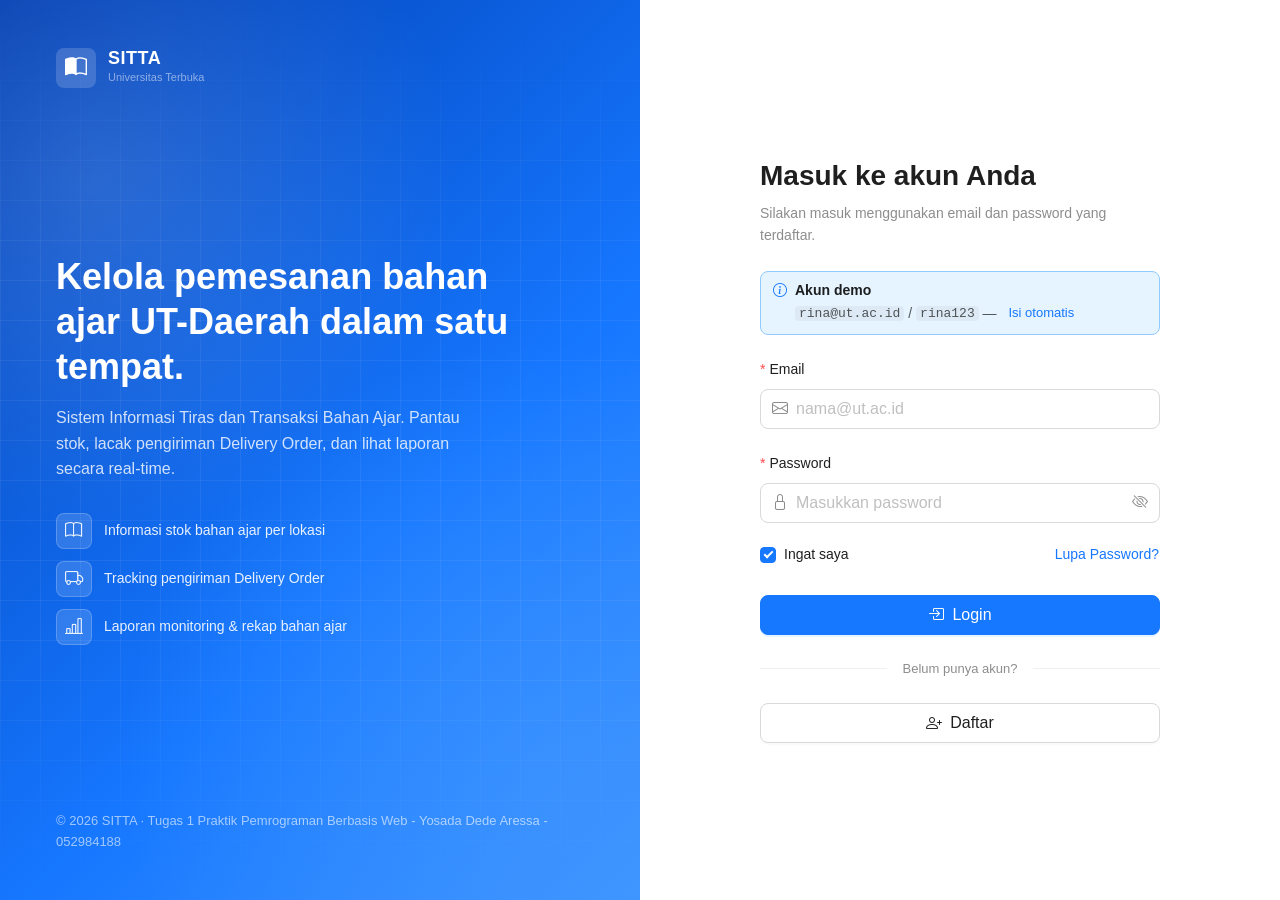
<file: index.html>
<!DOCTYPE html>
<html lang="id">
<head>
  <meta charset="UTF-8">
  <meta name="viewport" content="width=device-width, initial-scale=1.0">
  <meta name="description" content="Login SITTA — Sistem Informasi Tiras dan Transaksi Bahan Ajar Universitas Terbuka">
  <title>Login · SITTA Universitas Terbuka</title>
  <link rel="stylesheet" href="https://cdn.jsdelivr.net/npm/bootstrap-icons@1.11.3/font/bootstrap-icons.min.css">
  <link rel="stylesheet" href="css/style.css">
  <script src="js/data.js"></script>
  <script src="js/script.js"></script>
  <script src="js/login.js"></script>
</head>
<body data-page="login">
  <div class="auth">
    <!-- Panel kiri: informasi aplikasi -->
    <aside class="auth-hero" aria-label="Tentang SITTA">
      <div class="auth-brand">
        <span class="brand-logo"><i class="bi bi-book-half" aria-hidden="true"></i></span>
        <div>
          <div class="brand-name">SITTA</div>
          <span class="brand-tagline">Universitas Terbuka</span>
        </div>
      </div>

      <div>
        <h1>Kelola pemesanan bahan ajar UT-Daerah dalam satu tempat.</h1>
        <p class="auth-hero-lead">Sistem Informasi Tiras dan Transaksi Bahan Ajar. Pantau stok, lacak pengiriman Delivery Order, dan lihat laporan secara real-time.</p>
        <ul class="auth-features">
          <li><span class="feature-icon"><i class="bi bi-book" aria-hidden="true"></i></span> Informasi stok bahan ajar per lokasi</li>
          <li><span class="feature-icon"><i class="bi bi-truck" aria-hidden="true"></i></span> Tracking pengiriman Delivery Order</li>
          <li><span class="feature-icon"><i class="bi bi-bar-chart-line" aria-hidden="true"></i></span> Laporan monitoring &amp; rekap bahan ajar</li>
        </ul>
      </div>

      <p class="auth-hero-foot">&copy; 2026 SITTA · Tugas 1 Praktik Pemrograman Berbasis Web - Yosada Dede Aressa - 052984188</p>
    </aside>

    <!-- Panel kanan: form login -->
    <main class="auth-panel" id="main">
      <section class="auth-card" aria-labelledby="loginTitle">
        <div class="auth-mobile-brand" style="color: var(--primary)">
          <span class="brand-logo"><i class="bi bi-book-half" aria-hidden="true"></i></span>
          <span style="color: var(--text)">SITTA</span>
        </div>

        <h2 class="auth-title" id="loginTitle">Masuk ke akun Anda</h2>
        <p class="auth-subtitle">Silakan masuk menggunakan email dan password yang terdaftar.</p>

        <div class="alert alert-info auth-demo" role="note">
          <i class="bi bi-info-circle" aria-hidden="true"></i>
          <div>
            <div class="alert-title">Akun demo</div>
            <div class="alert-desc">
              <code>rina@ut.ac.id</code> / <code>rina123</code>
              — <button type="button" class="btn btn-link btn-sm" id="fillDemo">Isi otomatis</button>
            </div>
          </div>
        </div>

        <form id="loginForm" novalidate>
          <div class="form-item">
            <label class="form-label required" for="loginEmail">Email</label>
            <div class="input-affix input-lg">
              <i class="bi bi-envelope" aria-hidden="true"></i>
              <input class="input" type="email" id="loginEmail" name="email" placeholder="nama@ut.ac.id" autocomplete="email" required data-label="Email">
            </div>
          </div>

          <div class="form-item">
            <label class="form-label required" for="loginPassword">Password</label>
            <div class="input-affix input-lg">
              <i class="bi bi-lock" aria-hidden="true"></i>
              <input class="input" type="password" id="loginPassword" name="password" placeholder="Masukkan password" autocomplete="current-password" required minlength="6" data-label="Password">
              <button type="button" class="input-suffix" data-action="toggle-password" aria-label="Tampilkan password" aria-controls="loginPassword">
                <i class="bi bi-eye-slash" aria-hidden="true"></i>
              </button>
            </div>
          </div>

          <div class="auth-row">
            <label class="checkbox">
              <input type="checkbox" name="remember" id="loginRemember" checked>
              <span>Ingat saya</span>
            </label>
            <button type="button" class="btn btn-link" data-modal-open="forgotModal">Lupa Password?</button>
          </div>

          <button type="submit" class="btn btn-primary btn-lg btn-block">
            <i class="bi bi-box-arrow-in-right" aria-hidden="true"></i>
            Login
          </button>
        </form>

        <div class="divider">Belum punya akun?</div>

        <button type="button" class="btn btn-lg btn-block" data-modal-open="registerModal">
          <i class="bi bi-person-plus" aria-hidden="true"></i>
          Daftar
        </button>
      </section>
    </main>
  </div>

  <!-- Modal: Lupa Password -->
  <dialog class="modal modal-sm" id="forgotModal" aria-labelledby="forgotTitle">
    <div class="modal-content">
      <button type="button" class="modal-close" data-modal-close aria-label="Tutup">
        <i class="bi bi-x-lg" aria-hidden="true"></i>
      </button>

      <div data-step="form">
        <header class="modal-header">
          <h2 class="modal-title" id="forgotTitle">Lupa Password</h2>
          <p class="modal-subtitle">Masukkan email terdaftar. Kami akan mengirimkan tautan untuk mengatur ulang password.</p>
        </header>
        <form id="forgotForm" class="modal-body" novalidate>
          <div class="form-item">
            <label class="form-label required" for="forgotEmail">Email</label>
            <div class="input-affix">
              <i class="bi bi-envelope" aria-hidden="true"></i>
              <input class="input" type="email" id="forgotEmail" name="email" placeholder="nama@ut.ac.id" autocomplete="email" required autofocus data-label="Email">
            </div>
          </div>
          <footer class="modal-footer">
            <button type="button" class="btn" data-modal-close>Batal</button>
            <button type="submit" class="btn btn-primary">Kirim Tautan Reset</button>
          </footer>
        </form>
      </div>

      <div data-step="done" hidden>
        <div class="result">
          <div class="result-icon is-success"><i class="bi bi-check-circle" aria-hidden="true"></i></div>
          <h2 class="result-title">Tautan terkirim!</h2>
          <p class="result-subtitle">Silakan cek kotak masuk <strong id="forgotSentTo"></strong> untuk mengatur ulang password Anda.</p>
          <div class="result-extra">
            <button type="button" class="btn btn-primary" data-modal-close>Kembali ke Login</button>
          </div>
        </div>
      </div>
    </div>
  </dialog>

  <!-- Modal: Daftar -->
  <dialog class="modal" id="registerModal" aria-labelledby="registerTitle">
    <div class="modal-content">
      <button type="button" class="modal-close" data-modal-close aria-label="Tutup">
        <i class="bi bi-x-lg" aria-hidden="true"></i>
      </button>
      <header class="modal-header">
        <h2 class="modal-title" id="registerTitle">Daftar Akun Baru</h2>
        <p class="modal-subtitle">Buat akun pengguna SITTA untuk UT-Daerah.</p>
      </header>

      <form id="registerForm" class="modal-body" novalidate>
        <div class="form-item compact">
          <label class="form-label required" for="regNama">Nama Lengkap</label>
          <input class="input" type="text" id="regNama" name="nama" autofocus placeholder="cth. Budi Santoso" autocomplete="name" required minlength="3" data-label="Nama lengkap">
        </div>

        <div class="form-item compact">
          <label class="form-label required" for="regEmail">Email</label>
          <input class="input" type="email" id="regEmail" name="email" placeholder="nama@ut.ac.id" autocomplete="email" required data-label="Email">
        </div>

        <div class="form-row">
          <div class="form-item compact">
            <label class="form-label required" for="regRole">Role</label>
            <select class="select" id="regRole" name="role" required data-label="Role">
              <option value="">Pilih role</option>
              <option value="UPBJJ-UT">UPBJJ-UT</option>
              <option value="Puslaba">Puslaba</option>
              <option value="Fakultas">Fakultas</option>
            </select>
          </div>
          <div class="form-item compact">
            <label class="form-label required" for="regLokasi">Lokasi</label>
            <input class="input" type="text" id="regLokasi" name="lokasi" placeholder="cth. UPBJJ Bandung" required data-label="Lokasi">
          </div>
        </div>

        <div class="form-row">
          <div class="form-item compact">
            <label class="form-label required" for="regPassword">Password</label>
            <input class="input" type="password" id="regPassword" name="password" placeholder="Min. 6 karakter" autocomplete="new-password" required minlength="6" data-label="Password">
          </div>
          <div class="form-item compact">
            <label class="form-label required" for="regConfirm">Konfirmasi Password</label>
            <input class="input" type="password" id="regConfirm" name="confirm" placeholder="Ulangi password" autocomplete="new-password" required data-match="regPassword" data-label="Konfirmasi password">
          </div>
        </div>

        <div class="form-item compact">
          <label class="checkbox">
            <input type="checkbox" id="regAgree" name="agree" required data-required-msg="Anda harus menyetujui syarat & ketentuan">
            <span>Saya menyetujui syarat &amp; ketentuan penggunaan SITTA</span>
          </label>
        </div>

        <footer class="modal-footer">
          <button type="button" class="btn" data-modal-close>Batal</button>
          <button type="submit" class="btn btn-primary">Daftar</button>
        </footer>
      </form>
    </div>
  </dialog>
</body>
</html>
</file>
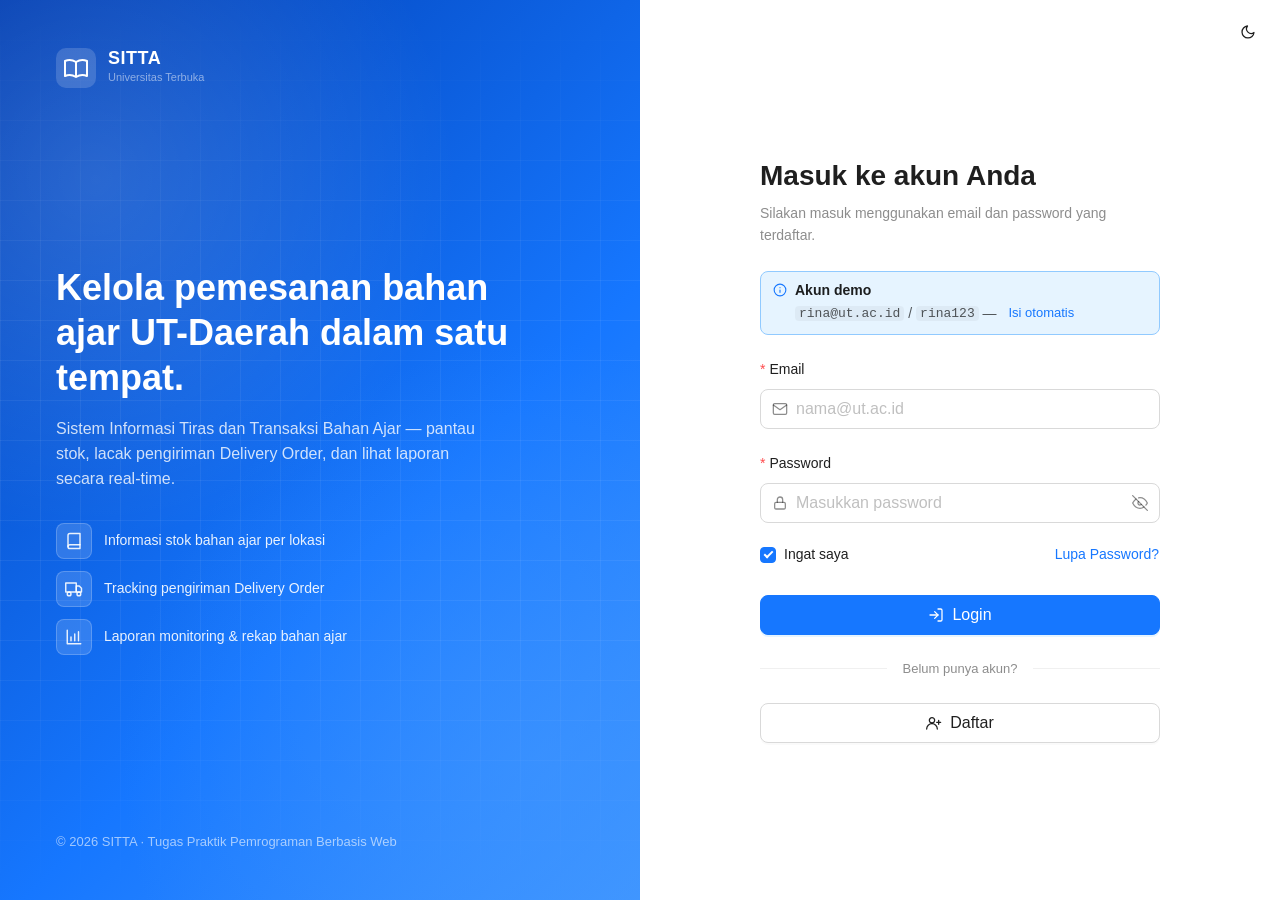
<file: sitta-praktik/index.html>
<!DOCTYPE html>
<html lang="id">
<head>
  <meta charset="UTF-8">
  <meta name="viewport" content="width=device-width, initial-scale=1.0">
  <meta name="description" content="Login SITTA — Sistem Informasi Tiras dan Transaksi Bahan Ajar Universitas Terbuka">
  <title>Login · SITTA Universitas Terbuka</title>
  <link rel="stylesheet" href="css/style.css">
  <script src="js/data.js"></script>
  <script src="js/script.js"></script>
</head>
<body data-page="login">
  <div class="auth">
    <!-- Panel kiri: informasi aplikasi -->
    <aside class="auth-hero" aria-label="Tentang SITTA">
      <div class="auth-brand">
        <svg class="brand-logo" viewBox="0 0 40 40" aria-hidden="true">
          <rect width="40" height="40" rx="10" fill="currentColor" fill-opacity=".16" />
          <path d="M9 13c3.5-1.6 7.3-1.4 11 1 3.7-2.4 7.5-2.6 11-1v15c-3.5-1.6-7.3-1.4-11 1-3.7-2.4-7.5-2.6-11-1z" fill="none" stroke="currentColor" stroke-width="2" stroke-linejoin="round" />
          <path d="M20 14v15" stroke="currentColor" stroke-width="2" />
        </svg>
        <div>
          <div class="brand-name">SITTA</div>
          <span class="brand-tagline">Universitas Terbuka</span>
        </div>
      </div>

      <div>
        <h1>Kelola pemesanan bahan ajar UT-Daerah dalam satu tempat.</h1>
        <p class="auth-hero-lead">Sistem Informasi Tiras dan Transaksi Bahan Ajar — pantau stok, lacak pengiriman Delivery Order, dan lihat laporan secara real-time.</p>
        <ul class="auth-features">
          <li><span class="feature-icon"><svg class="icon"><use href="#i-book"></use></svg></span> Informasi stok bahan ajar per lokasi</li>
          <li><span class="feature-icon"><svg class="icon"><use href="#i-truck"></use></svg></span> Tracking pengiriman Delivery Order</li>
          <li><span class="feature-icon"><svg class="icon"><use href="#i-chart"></use></svg></span> Laporan monitoring &amp; rekap bahan ajar</li>
        </ul>
      </div>

      <p class="auth-hero-foot">&copy; <span data-year>2026</span> SITTA · Tugas Praktik Pemrograman Berbasis Web</p>
    </aside>

    <!-- Panel kanan: form login -->
    <main class="auth-panel" id="main">
      <button type="button" class="btn btn-text btn-icon auth-theme-toggle" data-action="toggle-theme" aria-label="Ganti tema terang/gelap">
        <svg class="icon"><use href="#i-moon"></use></svg>
      </button>

      <section class="auth-card" aria-labelledby="loginTitle">
        <div class="auth-mobile-brand" style="color: var(--primary)">
          <svg class="brand-logo" viewBox="0 0 40 40" aria-hidden="true">
            <rect width="40" height="40" rx="10" fill="currentColor" fill-opacity=".12" />
            <path d="M9 13c3.5-1.6 7.3-1.4 11 1 3.7-2.4 7.5-2.6 11-1v15c-3.5-1.6-7.3-1.4-11 1-3.7-2.4-7.5-2.6-11-1z" fill="none" stroke="currentColor" stroke-width="2" stroke-linejoin="round" />
            <path d="M20 14v15" stroke="currentColor" stroke-width="2" />
          </svg>
          <span style="color: var(--text)">SITTA</span>
        </div>

        <h2 class="auth-title" id="loginTitle">Masuk ke akun Anda</h2>
        <p class="auth-subtitle">Silakan masuk menggunakan email dan password yang terdaftar.</p>

        <div class="alert alert-info auth-demo" role="note">
          <svg class="icon"><use href="#i-info"></use></svg>
          <div>
            <div class="alert-title">Akun demo</div>
            <div class="alert-desc">
              <code>rina@ut.ac.id</code> / <code>rina123</code>
              — <button type="button" class="btn btn-link btn-sm" data-action="fill-demo">Isi otomatis</button>
            </div>
          </div>
        </div>

        <form id="loginForm" novalidate>
          <div class="form-item">
            <label class="form-label required" for="loginEmail">Email</label>
            <div class="input-affix input-lg">
              <svg class="icon"><use href="#i-mail"></use></svg>
              <input class="input" type="email" id="loginEmail" name="email" placeholder="nama@ut.ac.id" autocomplete="email" required data-label="Email">
            </div>
          </div>

          <div class="form-item">
            <label class="form-label required" for="loginPassword">Password</label>
            <div class="input-affix input-lg">
              <svg class="icon"><use href="#i-lock"></use></svg>
              <input class="input" type="password" id="loginPassword" name="password" placeholder="Masukkan password" autocomplete="current-password" required minlength="6" data-label="Password">
              <button type="button" class="input-suffix" data-action="toggle-password" aria-label="Tampilkan password" aria-controls="loginPassword">
                <svg class="icon"><use href="#i-eye-off"></use></svg>
              </button>
            </div>
          </div>

          <div class="auth-row">
            <label class="checkbox">
              <input type="checkbox" name="remember" id="loginRemember" checked>
              <span>Ingat saya</span>
            </label>
            <button type="button" class="btn btn-link" data-modal-open="forgotModal">Lupa Password?</button>
          </div>

          <button type="submit" class="btn btn-primary btn-lg btn-block">
            <svg class="icon"><use href="#i-login"></use></svg>
            Login
          </button>
        </form>

        <div class="divider">Belum punya akun?</div>

        <button type="button" class="btn btn-lg btn-block" data-modal-open="registerModal">
          <svg class="icon"><use href="#i-user-plus"></use></svg>
          Daftar
        </button>
      </section>
    </main>
  </div>

  <!-- Modal: Lupa Password -->
  <dialog class="modal modal-sm" id="forgotModal" aria-labelledby="forgotTitle">
    <div class="modal-content">
      <button type="button" class="modal-close" data-modal-close aria-label="Tutup">
        <svg class="icon"><use href="#i-close"></use></svg>
      </button>

      <div data-step="form">
        <header class="modal-header">
          <h2 class="modal-title" id="forgotTitle">Lupa Password</h2>
          <p class="modal-subtitle">Masukkan email terdaftar. Kami akan mengirimkan tautan untuk mengatur ulang password.</p>
        </header>
        <form id="forgotForm" class="modal-body" novalidate>
          <div class="form-item">
            <label class="form-label required" for="forgotEmail">Email</label>
            <div class="input-affix">
              <svg class="icon"><use href="#i-mail"></use></svg>
              <input class="input" type="email" id="forgotEmail" name="email" placeholder="nama@ut.ac.id" autocomplete="email" required data-label="Email">
            </div>
          </div>
          <footer class="modal-footer">
            <button type="button" class="btn" data-modal-close>Batal</button>
            <button type="submit" class="btn btn-primary">Kirim Tautan Reset</button>
          </footer>
        </form>
      </div>

      <div data-step="done" hidden>
        <div class="result">
          <div class="result-icon is-success"><svg class="icon"><use href="#i-check-circle"></use></svg></div>
          <h2 class="result-title">Tautan terkirim!</h2>
          <p class="result-subtitle">Silakan cek kotak masuk <strong data-forgot-email></strong> untuk mengatur ulang password Anda.</p>
          <div class="result-extra">
            <button type="button" class="btn btn-primary" data-modal-close>Kembali ke Login</button>
          </div>
        </div>
      </div>
    </div>
  </dialog>

  <!-- Modal: Daftar -->
  <dialog class="modal" id="registerModal" aria-labelledby="registerTitle">
    <div class="modal-content">
      <button type="button" class="modal-close" data-modal-close aria-label="Tutup">
        <svg class="icon"><use href="#i-close"></use></svg>
      </button>
      <header class="modal-header">
        <h2 class="modal-title" id="registerTitle">Daftar Akun Baru</h2>
        <p class="modal-subtitle">Buat akun pengguna SITTA untuk UT-Daerah.</p>
      </header>

      <form id="registerForm" class="modal-body" novalidate>
        <div class="form-item compact">
          <label class="form-label required" for="regNama">Nama Lengkap</label>
          <input class="input" type="text" id="regNama" name="nama" placeholder="cth. Budi Santoso" autocomplete="name" required minlength="3" data-label="Nama lengkap">
        </div>

        <div class="form-item compact">
          <label class="form-label required" for="regEmail">Email</label>
          <input class="input" type="email" id="regEmail" name="email" placeholder="nama@ut.ac.id" autocomplete="email" required data-label="Email">
        </div>

        <div class="form-row">
          <div class="form-item compact">
            <label class="form-label required" for="regRole">Role</label>
            <select class="select" id="regRole" name="role" required data-label="Role">
              <option value="">Pilih role</option>
              <option value="UPBJJ-UT">UPBJJ-UT</option>
              <option value="Puslaba">Puslaba</option>
              <option value="Fakultas">Fakultas</option>
            </select>
          </div>
          <div class="form-item compact">
            <label class="form-label required" for="regLokasi">Lokasi</label>
            <input class="input" type="text" id="regLokasi" name="lokasi" placeholder="cth. UPBJJ Bandung" required data-label="Lokasi">
          </div>
        </div>

        <div class="form-row">
          <div class="form-item compact">
            <label class="form-label required" for="regPassword">Password</label>
            <input class="input" type="password" id="regPassword" name="password" placeholder="Min. 6 karakter" autocomplete="new-password" required minlength="6" data-label="Password">
          </div>
          <div class="form-item compact">
            <label class="form-label required" for="regConfirm">Konfirmasi Password</label>
            <input class="input" type="password" id="regConfirm" name="confirm" placeholder="Ulangi password" autocomplete="new-password" required data-match="regPassword" data-label="Konfirmasi password">
          </div>
        </div>

        <div class="form-item compact">
          <label class="checkbox">
            <input type="checkbox" id="regAgree" name="agree" required data-required-msg="Anda harus menyetujui syarat & ketentuan">
            <span>Saya menyetujui syarat &amp; ketentuan penggunaan SITTA</span>
          </label>
        </div>

        <footer class="modal-footer">
          <button type="button" class="btn" data-modal-close>Batal</button>
          <button type="submit" class="btn btn-primary">Daftar</button>
        </footer>
      </form>
    </div>
  </dialog>
</body>
</html>
</file>
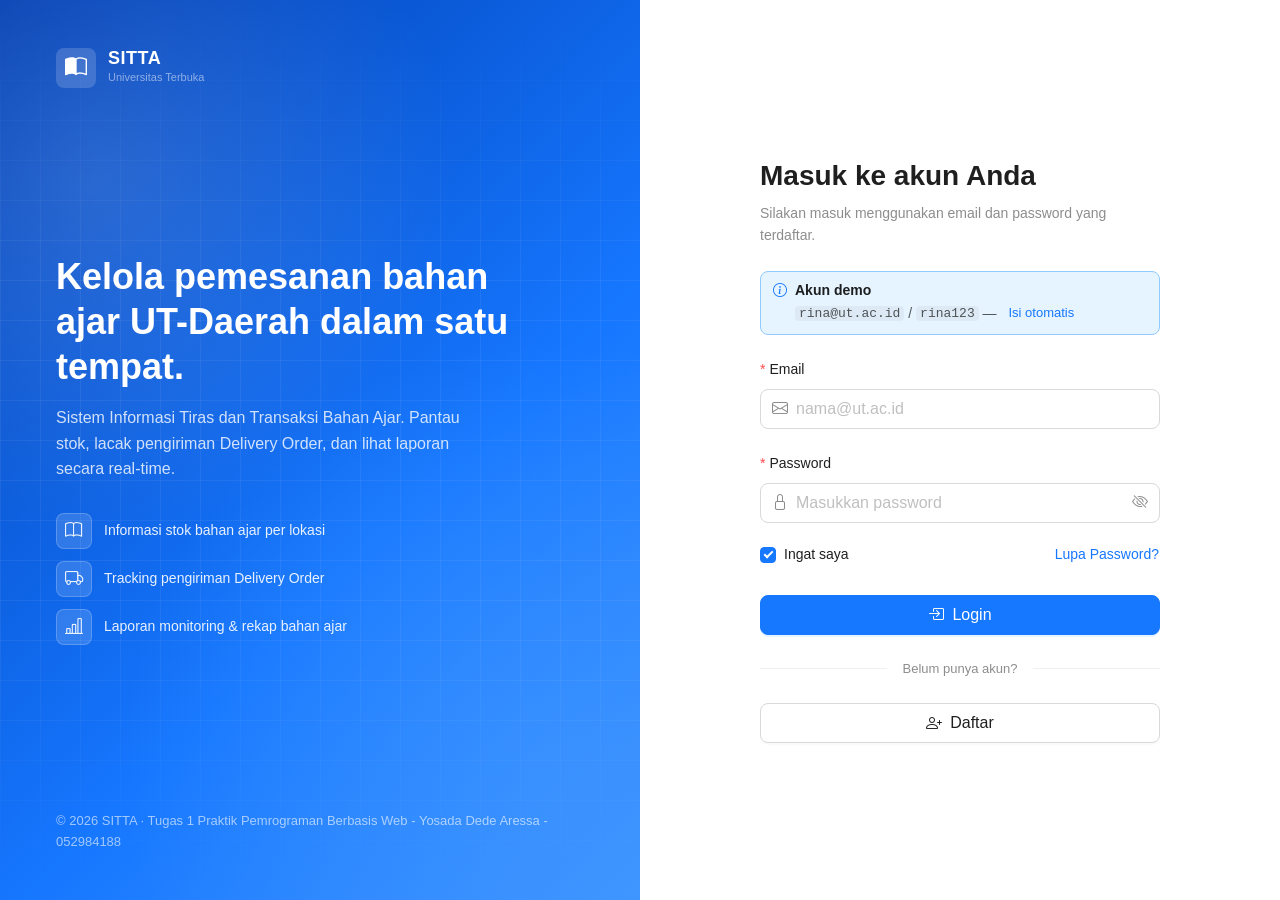
<file: dashboard.html>
<!DOCTYPE html>
<html lang="id">
<head>
  <meta charset="UTF-8">
  <meta name="viewport" content="width=device-width, initial-scale=1.0">
  <meta name="description" content="Dashboard SITTA — menu utama pemesanan bahan ajar Universitas Terbuka">
  <title>Dashboard - SITTA Universitas Terbuka</title>
  <link rel="stylesheet" href="https://cdn.jsdelivr.net/npm/bootstrap-icons@1.11.3/font/bootstrap-icons.min.css">
  <link rel="stylesheet" href="css/style.css">
  <script src="js/data.js"></script>
  <script src="js/script.js"></script>
  <script src="js/dashboard.js"></script>
</head>
<body data-page="dashboard">
  <a class="skip-link" href="#main">Lewati ke konten utama</a>

  <div class="layout">
    <!-- Sider & header dirender oleh script.js agar seragam di semua halaman -->
    <aside class="layout-sider" id="appSider" aria-label="Navigasi utama"></aside>
    <div class="sider-mask" data-action="close-sider"></div>

    <div class="layout-main">
      <header class="layout-header" id="appHeader"></header>

      <main class="layout-content" id="main">
        <div class="page-header">
          <nav class="breadcrumb" aria-label="Breadcrumb">
            <ol id="breadcrumb"></ol>
          </nav>
        </div>

        <!-- ===================== VIEW: BERANDA ===================== -->
        <section data-view="dashboard" aria-labelledby="greetingTitle">
          <div class="greeting" id="greeting" data-period="pagi">
            <div>
              <span class="greeting-eyebrow" id="greetingEyebrow">
                <i class="bi bi-sunrise" aria-hidden="true"></i> Pagi
              </span>
              <h1 class="greeting-title" id="greetingTitle">Selamat Pagi!</h1>
              <p class="greeting-sub" id="greetingSub">Semoga harimu menyenangkan.</p>
            </div>
            <div class="greeting-clock" aria-live="off">
              <div class="greeting-time"><time id="greetingTime">00:00:00</time></div>
              <div class="greeting-date" id="greetingDate">-</div>
            </div>
          </div>

          <div class="grid grid-4 mt-24" id="homeStats" aria-label="Ringkasan"></div>

          <div class="section-head">
            <h2 class="section-title">Menu Utama</h2>
            <span class="text-muted">Pilih menu untuk memulai</span>
          </div>

          <nav aria-label="Menu utama dashboard">
            <ul class="nav-tiles">
              <li>
                <a class="card nav-tile" href="stok.html">
                  <div class="nav-tile-head">
                    <span class="nav-tile-icon tone-blue"><i class="bi bi-book" aria-hidden="true"></i></span>
                    <i class="bi bi-arrow-right nav-tile-arrow" aria-hidden="true"></i>
                  </div>
                  <h3 class="nav-tile-title">Informasi Bahan Ajar</h3>
                  <p class="nav-tile-desc">Lihat stok, edisi, dan lokasi bahan ajar yang tersedia.</p>
                </a>
              </li>
              <li>
                <a class="card nav-tile" href="tracking.html">
                  <div class="nav-tile-head">
                    <span class="nav-tile-icon tone-green"><i class="bi bi-truck" aria-hidden="true"></i></span>
                    <i class="bi bi-arrow-right nav-tile-arrow" aria-hidden="true"></i>
                  </div>
                  <h3 class="nav-tile-title">Tracking Pengiriman</h3>
                  <p class="nav-tile-desc">Lacak status pengiriman berdasarkan nomor Delivery Order.</p>
                </a>
              </li>
              <li>
                <div class="card nav-tile">
                  <div class="nav-tile-head">
                    <span class="nav-tile-icon tone-purple"><i class="bi bi-file-earmark-text" aria-hidden="true"></i></span>
                  </div>
                  <h3 class="nav-tile-title">Laporan</h3>
                  <div class="nav-sublinks">
                    <a class="nav-sublink" href="#monitoring">Monitoring Progress DO <i class="bi bi-chevron-right" aria-hidden="true"></i></a>
                    <a class="nav-sublink" href="#rekap">Rekap Bahan Ajar <i class="bi bi-chevron-right" aria-hidden="true"></i></a>
                  </div>
                </div>
              </li>
              <li>
                <a class="card nav-tile" href="#histori">
                  <div class="nav-tile-head">
                    <span class="nav-tile-icon tone-orange"><i class="bi bi-clock-history" aria-hidden="true"></i></span>
                    <i class="bi bi-arrow-right nav-tile-arrow" aria-hidden="true"></i>
                  </div>
                  <h3 class="nav-tile-title">Histori Transaksi</h3>
                  <p class="nav-tile-desc">Riwayat transaksi pemesanan bahan ajar beserta total pembayaran.</p>
                </a>
              </li>
            </ul>
          </nav>

          <div class="grid grid-main-side mt-24">
            <article class="card">
              <header class="card-head">
                <h2 class="card-title"><i class="bi bi-truck" aria-hidden="true"></i> Pengiriman Terbaru</h2>
                <a href="#monitoring" class="btn btn-link">Lihat semua</a>
              </header>
              <div class="card-body flush" id="homeRecentDO"></div>
            </article>

            <article class="card">
              <header class="card-head">
                <h2 class="card-title"><i class="bi bi-box-seam" aria-hidden="true"></i> Stok Bahan Ajar</h2>
                <a href="stok.html" class="btn btn-link">Detail</a>
              </header>
              <div class="card-body" id="homeStock"></div>
            </article>
          </div>
        </section>

        <!-- ============ VIEW: LAPORAN — MONITORING PROGRESS DO ============ -->
        <section data-view="monitoring" aria-labelledby="monitoringTitle" hidden>
          <div class="space-between mb-16">
            <div>
              <h1 class="page-title" id="monitoringTitle">Monitoring Progress DO Bahan Ajar</h1>
              <p class="page-desc">Pantau progres setiap Delivery Order dari proses hingga diterima.</p>
            </div>
          </div>

          <div class="grid grid-4 mb-16" id="monitoringStats"></div>

          <article class="card">
            <div class="table-wrapper">
              <table class="table">
                <thead>
                  <tr>
                    <th scope="col">Nomor DO</th>
                    <th scope="col">Mahasiswa</th>
                    <th scope="col">Ekspedisi</th>
                    <th scope="col">Tgl Kirim</th>
                    <th scope="col">Status</th>
                    <th scope="col" style="min-width: 200px">Progress</th>
                    <th scope="col"><span class="sr-only">Aksi</span></th>
                  </tr>
                </thead>
                <tbody id="monitoringBody"></tbody>
              </table>
            </div>
          </article>
        </section>

        <!-- ================ VIEW: LAPORAN — REKAP BAHAN AJAR ================ -->
        <section data-view="rekap" aria-labelledby="rekapTitle" hidden>
          <div class="space-between mb-16">
            <div>
              <h1 class="page-title" id="rekapTitle">Rekap Bahan Ajar</h1>
              <p class="page-desc">Ringkasan jumlah judul dan stok bahan ajar di seluruh lokasi.</p>
            </div>
          </div>

          <div class="grid grid-4 mb-16" id="rekapStats"></div>

          <div class="grid grid-main-side">
            <article class="card">
              <header class="card-head">
                <h2 class="card-title"><i class="bi bi-bar-chart-line" aria-hidden="true"></i> Distribusi Stok per Judul</h2>
                <div class="legend" aria-hidden="true">
                  <span><i></i> Stok aman</span>
                  <span><i class="is-warning"></i> Perlu restock</span>
                </div>
              </header>
              <div class="card-body">
                <div class="bar-list" id="rekapBars"></div>
              </div>
            </article>

            <article class="card">
              <header class="card-head">
                <h2 class="card-title"><i class="bi bi-geo-alt" aria-hidden="true"></i> Rekap per Lokasi</h2>
              </header>
              <div class="table-wrapper">
                <table class="table table-sm">
                  <thead>
                    <tr>
                      <th scope="col">Kode Lokasi</th>
                      <th scope="col" class="text-right">Judul</th>
                      <th scope="col" class="text-right">Stok</th>
                    </tr>
                  </thead>
                  <tbody id="rekapLokasiBody"></tbody>
                  <tfoot id="rekapLokasiFoot"></tfoot>
                </table>
              </div>
            </article>
          </div>
        </section>

        <!-- ===================== VIEW: HISTORI TRANSAKSI ===================== -->
        <section data-view="histori" aria-labelledby="historiTitle" hidden>
          <div class="space-between mb-16">
            <div>
              <h1 class="page-title" id="historiTitle">Histori Transaksi Bahan Ajar</h1>
              <p class="page-desc">Daftar seluruh transaksi pemesanan bahan ajar melalui Delivery Order.</p>
            </div>
          </div>

          <article class="card">
            <form class="toolbar" id="historiFilter" role="search" aria-label="Filter transaksi">
              <div class="input-affix">
                <i class="bi bi-search" aria-hidden="true"></i>
                <label for="historiSearch" class="sr-only">Cari transaksi</label>
                <input class="input" type="search" id="historiSearch" placeholder="Cari nomor DO, nama, ekspedisi…">
              </div>
              <label for="historiStatus" class="sr-only">Filter status</label>
              <select class="select" id="historiStatus">
                <option value="">Semua status</option>
                <option value="proses">Dalam proses</option>
                <option value="selesai">Selesai</option>
              </select>
            </form>
            <div class="table-wrapper">
              <table class="table">
                <thead>
                  <tr>
                    <th scope="col">Tanggal</th>
                    <th scope="col">Nomor DO</th>
                    <th scope="col">Mahasiswa</th>
                    <th scope="col">Paket Bahan Ajar</th>
                    <th scope="col">Ekspedisi</th>
                    <th scope="col" class="text-right">Total</th>
                    <th scope="col">Status</th>
                  </tr>
                </thead>
                <tbody id="historiBody"></tbody>
                <tfoot id="historiFoot"></tfoot>
              </table>
            </div>
          </article>
        </section>
      </main>

      <footer class="layout-footer">
        &copy; 2026 SITTA — Sistem Informasi Tiras &amp; Transaksi Bahan Ajar · Universitas Terbuka
      </footer>
    </div>
  </div>
</body>
</html>
</file>
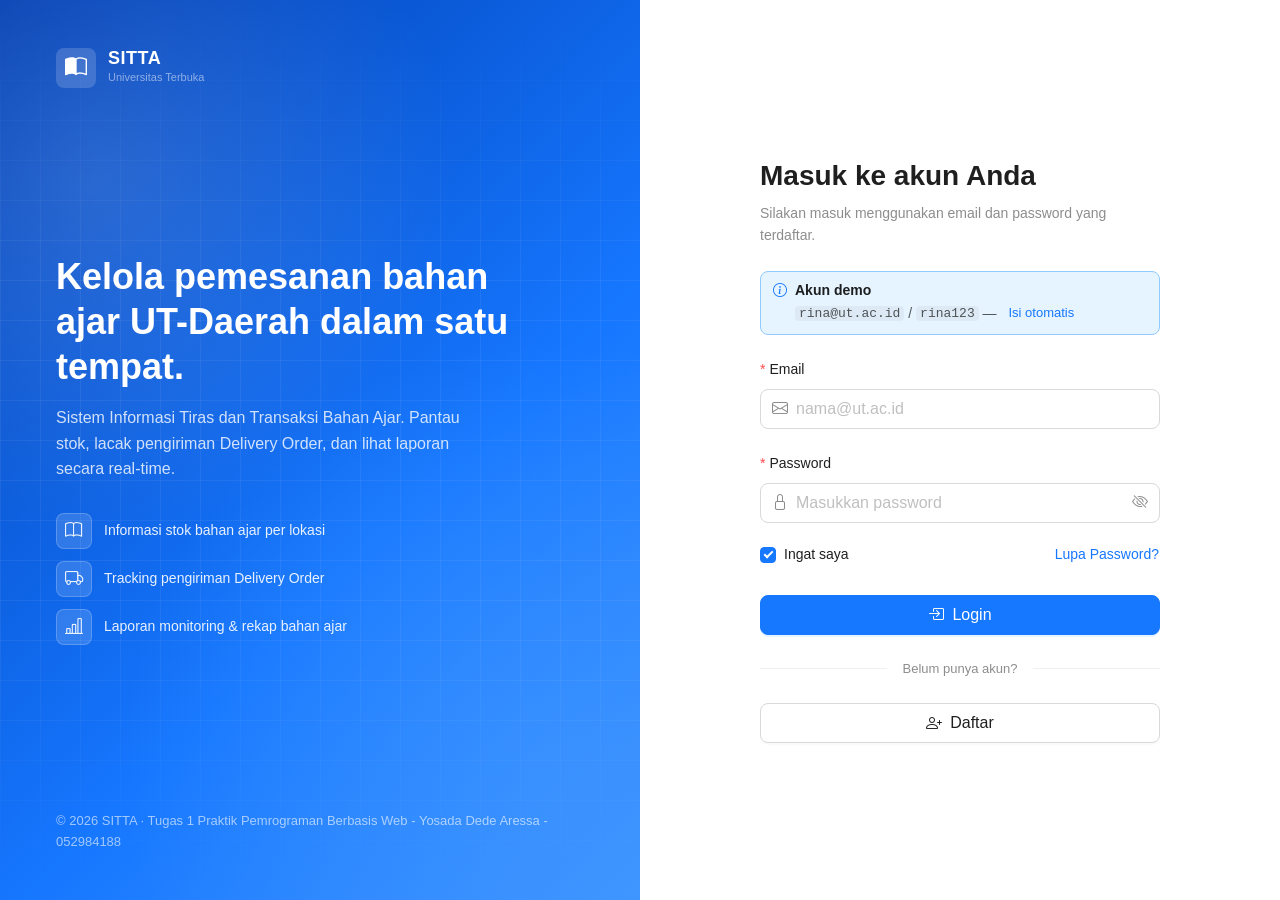
<file: stok.html>
<!DOCTYPE html>
<html lang="id">
<head>
  <meta charset="UTF-8">
  <meta name="viewport" content="width=device-width, initial-scale=1.0">
  <meta name="description" content="Informasi stok bahan ajar Universitas Terbuka">
  <title>Informasi Bahan Ajar · SITTA Universitas Terbuka</title>
  <link rel="stylesheet" href="https://cdn.jsdelivr.net/npm/bootstrap-icons@1.11.3/font/bootstrap-icons.min.css">
  <link rel="stylesheet" href="css/style.css">
  <script src="js/data.js"></script>
  <script src="js/script.js"></script>
  <script src="js/stok.js"></script>
</head>
<body data-page="stok">
  <a class="skip-link" href="#main">Lewati ke konten utama</a>

  <div class="layout">
    <aside class="layout-sider" id="appSider" aria-label="Navigasi utama"></aside>
    <div class="sider-mask" data-action="close-sider"></div>

    <div class="layout-main">
      <header class="layout-header" id="appHeader"></header>

      <main class="layout-content" id="main">
        <div class="page-header">
          <nav class="breadcrumb" aria-label="Breadcrumb">
            <ol id="breadcrumb"></ol>
          </nav>
          <div class="space-between">
            <div>
              <h1 class="page-title">Informasi Stok Bahan Ajar</h1>
              <p class="page-desc">Data stok bahan ajar ditampilkan secara dinamis dari <code class="text-mono">dataBahanAjar</code>.</p>
            </div>
            <button type="button" class="btn btn-primary" data-modal-open="addModal">
              <i class="bi bi-plus-lg" aria-hidden="true"></i> Tambah Bahan Ajar
            </button>
          </div>
        </div>

        <div class="grid grid-4 mb-16" id="stokStats" aria-label="Ringkasan stok"></div>

        <section class="card" aria-label="Daftar bahan ajar">
          <form class="toolbar" id="stokFilter" role="search" aria-label="Filter bahan ajar">
            <div class="input-affix">
              <i class="bi bi-search" aria-hidden="true"></i>
              <label for="stokSearch" class="sr-only">Cari bahan ajar</label>
              <input class="input" type="search" id="stokSearch" placeholder="Cari kode / nama bahan ajar…">
            </div>
            <label for="stokJenis" class="sr-only">Filter jenis</label>
            <select class="select" id="stokJenis">
              <option value="">Semua jenis</option>
            </select>
            <label for="stokStatus" class="sr-only">Filter status stok</label>
            <select class="select" id="stokStatus">
              <option value="">Semua status stok</option>
              <option value="aman">Aman (&ge; 300)</option>
              <option value="cukup">Cukup (200–299)</option>
              <option value="menipis">Menipis (&lt; 200)</option>
            </select>
            <label for="stokSort" class="sr-only">Urutkan</label>
            <select class="select" id="stokSort">
              <option value="nama-asc">Nama A–Z</option>
              <option value="nama-desc">Nama Z–A</option>
              <option value="stok-desc">Stok terbanyak</option>
              <option value="stok-asc">Stok tersedikit</option>
            </select>
          </form>

          <div class="table-wrapper">
            <table class="table">
              <thead>
                <tr>
                  <th scope="col">Bahan Ajar</th>
                  <th scope="col">Kode Lokasi</th>
                  <th scope="col">Jenis</th>
                  <th scope="col">Edisi</th>
                  <th scope="col" style="min-width: 180px">Stok</th>
                  <th scope="col">Status</th>
                </tr>
              </thead>
              <tbody id="stokBody"></tbody>
            </table>
          </div>

          <div class="table-footer" id="stokFooter"></div>
        </section>
      </main>

      <footer class="layout-footer">
        &copy; 2026 SITTA — Sistem Informasi Tiras &amp; Transaksi Bahan Ajar · Universitas Terbuka
      </footer>
    </div>
  </div>

  <!-- Modal: Detail Bahan Ajar -->
  <dialog class="modal modal-lg" id="detailModal" aria-labelledby="detailTitle">
    <div class="modal-content">
      <button type="button" class="modal-close" data-modal-close aria-label="Tutup">
        <i class="bi bi-x-lg" aria-hidden="true"></i>
      </button>
      <header class="modal-header">
        <h2 class="modal-title" id="detailTitle">Detail Bahan Ajar</h2>
      </header>
      <div class="modal-body" id="detailBody"></div>
      <footer class="modal-footer" id="detailFooter"></footer>
    </div>
  </dialog>

  <!-- Modal: Tambah Bahan Ajar -->
  <dialog class="modal" id="addModal" aria-labelledby="addTitle">
    <div class="modal-content">
      <button type="button" class="modal-close" data-modal-close aria-label="Tutup">
        <i class="bi bi-x-lg" aria-hidden="true"></i>
      </button>
      <header class="modal-header">
        <h2 class="modal-title" id="addTitle">Tambah Bahan Ajar</h2>
        <p class="modal-subtitle">Data disimpan di browser (localStorage) karena belum menggunakan back-end.</p>
      </header>

      <form id="addForm" class="modal-body" novalidate>
        <div class="form-row">
          <div class="form-item compact">
            <label class="form-label required" for="addKodeBarang">Kode Barang</label>
            <input class="input" type="text" id="addKodeBarang" name="kodeBarang" placeholder="cth. MKDU4111" required autofocus
                   pattern="[A-Za-z]{4}\d{4}" data-pattern-msg="Format: 4 huruf + 4 angka (cth. MKDU4111)" data-label="Kode barang" maxlength="8" autocomplete="off">
          </div>
          <div class="form-item compact">
            <label class="form-label required" for="addKodeLokasi">Kode Lokasi</label>
            <input class="input" type="text" id="addKodeLokasi" name="kodeLokasi" placeholder="cth. 0JKT01" required
                   pattern="[A-Za-z0-9]{4,10}" data-pattern-msg="4–10 karakter huruf/angka" data-label="Kode lokasi" maxlength="10" autocomplete="off">
          </div>
        </div>

        <div class="form-item compact">
          <label class="form-label required" for="addNama">Nama Bahan Ajar</label>
          <input class="input" type="text" id="addNama" name="namaBarang" placeholder="cth. Pendidikan Kewarganegaraan" required minlength="3" data-label="Nama bahan ajar">
        </div>

        <div class="form-row">
          <div class="form-item compact">
            <label class="form-label required" for="addJenis">Jenis</label>
            <select class="select" id="addJenis" name="jenisBarang" required data-label="Jenis">
              <option value="">Pilih jenis</option>
              <option value="BMP">BMP (Buku Materi Pokok)</option>
              <option value="BMW">BMW (Buku Materi Wajib)</option>
              <option value="Modul Praktik">Modul Praktik</option>
            </select>
          </div>
          <div class="form-item compact">
            <label class="form-label required" for="addEdisi">Edisi</label>
            <input class="input" type="number" id="addEdisi" name="edisi" placeholder="1" required min="1" max="20" data-label="Edisi">
          </div>
        </div>

        <div class="form-item compact">
          <label class="form-label required" for="addStok">Jumlah Stok</label>
          <input class="input" type="number" id="addStok" name="stok" placeholder="0" required min="0" max="100000" data-label="Jumlah stok">
          <p class="form-help">Stok &lt; 200 akan ditandai sebagai <em>Menipis</em>.</p>
        </div>

        <footer class="modal-footer">
          <button type="button" class="btn" data-modal-close>Batal</button>
          <button type="submit" class="btn btn-primary">Simpan</button>
        </footer>
      </form>
    </div>
  </dialog>
</body>
</html>
</file>
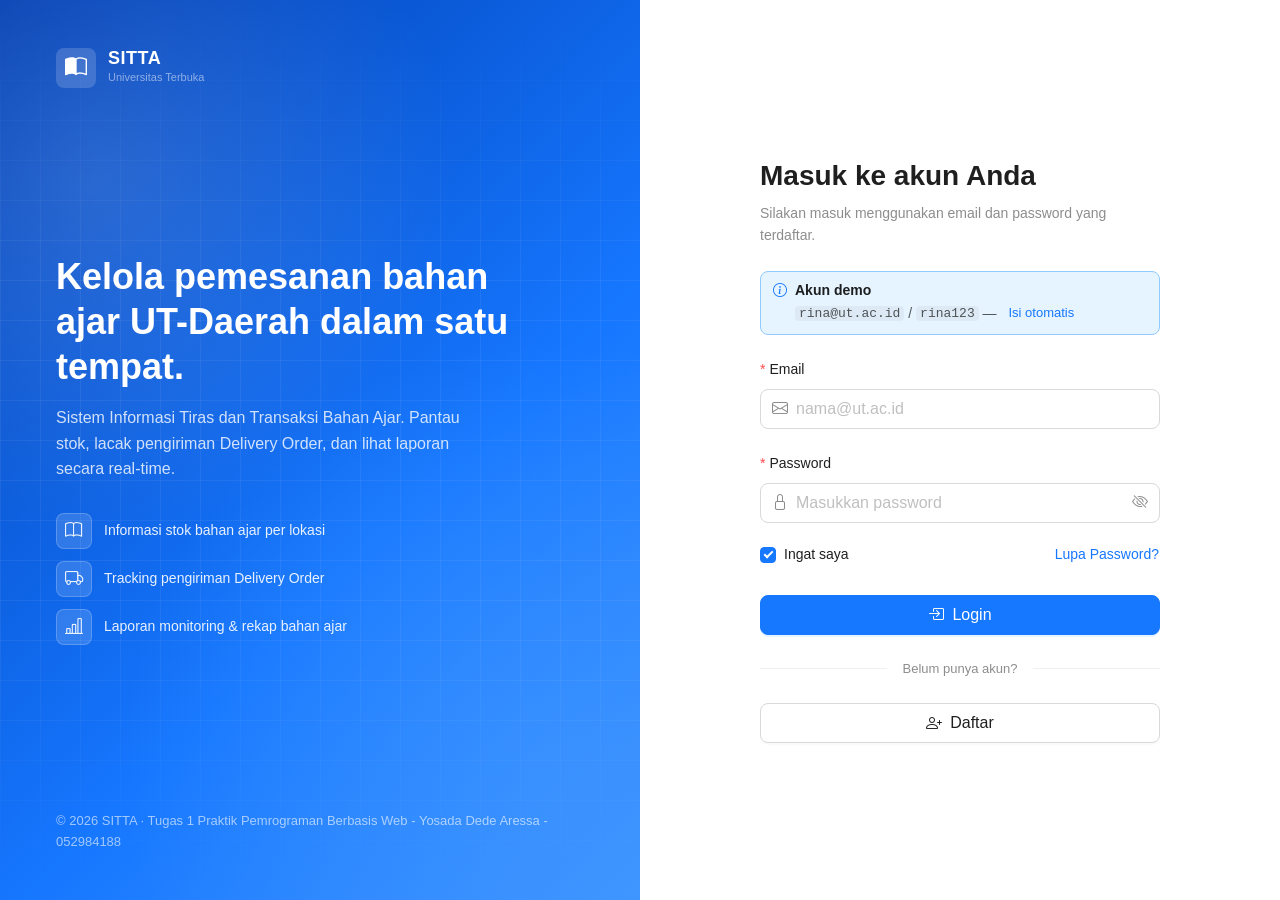
<file: tracking.html>
<!DOCTYPE html>
<html lang="id">
<head>
  <meta charset="UTF-8">
  <meta name="viewport" content="width=device-width, initial-scale=1.0">
  <meta name="description" content="Tracking pengiriman bahan ajar berdasarkan nomor Delivery Order">
  <title>Tracking Pengiriman · SITTA Universitas Terbuka</title>
  <link rel="stylesheet" href="https://cdn.jsdelivr.net/npm/bootstrap-icons@1.11.3/font/bootstrap-icons.min.css">
  <link rel="stylesheet" href="css/style.css">
  <script src="js/data.js"></script>
  <script src="js/script.js"></script>
  <script src="js/tracking.js"></script>
</head>
<body data-page="tracking">
  <a class="skip-link" href="#main">Lewati ke konten utama</a>

  <div class="layout">
    <aside class="layout-sider" id="appSider" aria-label="Navigasi utama"></aside>
    <div class="sider-mask" data-action="close-sider"></div>

    <div class="layout-main">
      <header class="layout-header" id="appHeader"></header>

      <main class="layout-content" id="main">
        <div class="page-header">
          <nav class="breadcrumb" aria-label="Breadcrumb">
            <ol id="breadcrumb"></ol>
          </nav>
          <h1 class="page-title">Tracking Pengiriman</h1>
          <p class="page-desc">Lacak status pengiriman bahan ajar menggunakan Nomor Delivery Order (DO).</p>
        </div>

        <!-- Form pencarian DO -->
        <section class="card" aria-labelledby="trackFormTitle">
          <header class="card-head">
            <h2 class="card-title" id="trackFormTitle"><i class="bi bi-search" aria-hidden="true"></i> Cari Delivery Order</h2>
          </header>
          <div class="card-body">
            <form id="trackForm" class="track-search" role="search" novalidate>
              <div class="form-inline">
                <div class="form-item">
                  <label class="sr-only" for="doNumber">Nomor Delivery Order</label>
                  <div class="input-affix input-lg">
                    <i class="bi bi-box-seam" aria-hidden="true"></i>
                    <input class="input" type="text" id="doNumber" name="do" inputmode="numeric" maxlength="10"
                           placeholder="Masukkan 10 digit Nomor DO, cth. 2023001234"
                           required pattern="\d{10}" data-pattern-msg="Nomor DO harus berupa 10 digit angka" data-label="Nomor DO" autocomplete="off">
                  </div>
                </div>
                <button type="submit" class="btn btn-primary btn-lg">
                  <i class="bi bi-search" aria-hidden="true"></i> Cari
                </button>
                <button type="reset" class="btn btn-lg" id="trackReset">Reset</button>
              </div>
              <div class="track-examples">
                <span>Contoh nomor DO:</span>
                <span id="doExamples" class="space"></span>
              </div>
            </form>
          </div>
        </section>

        <!-- Hasil pencarian (diisi oleh script.js) -->
        <section class="track-result" id="trackResult" aria-live="polite" aria-label="Hasil tracking">
          <div class="card">
            <div class="empty">
              <div class="empty-icon"><i class="bi bi-inbox" aria-hidden="true"></i></div>
              <p>Belum ada pencarian. Masukkan Nomor DO lalu tekan <strong>Cari</strong>.</p>
            </div>
          </div>
        </section>
      </main>

      <footer class="layout-footer">
        &copy; 2026 SITTA — Sistem Informasi Tiras &amp; Transaksi Bahan Ajar · Universitas Terbuka
      </footer>
    </div>
  </div>
</body>
</html>
</file>
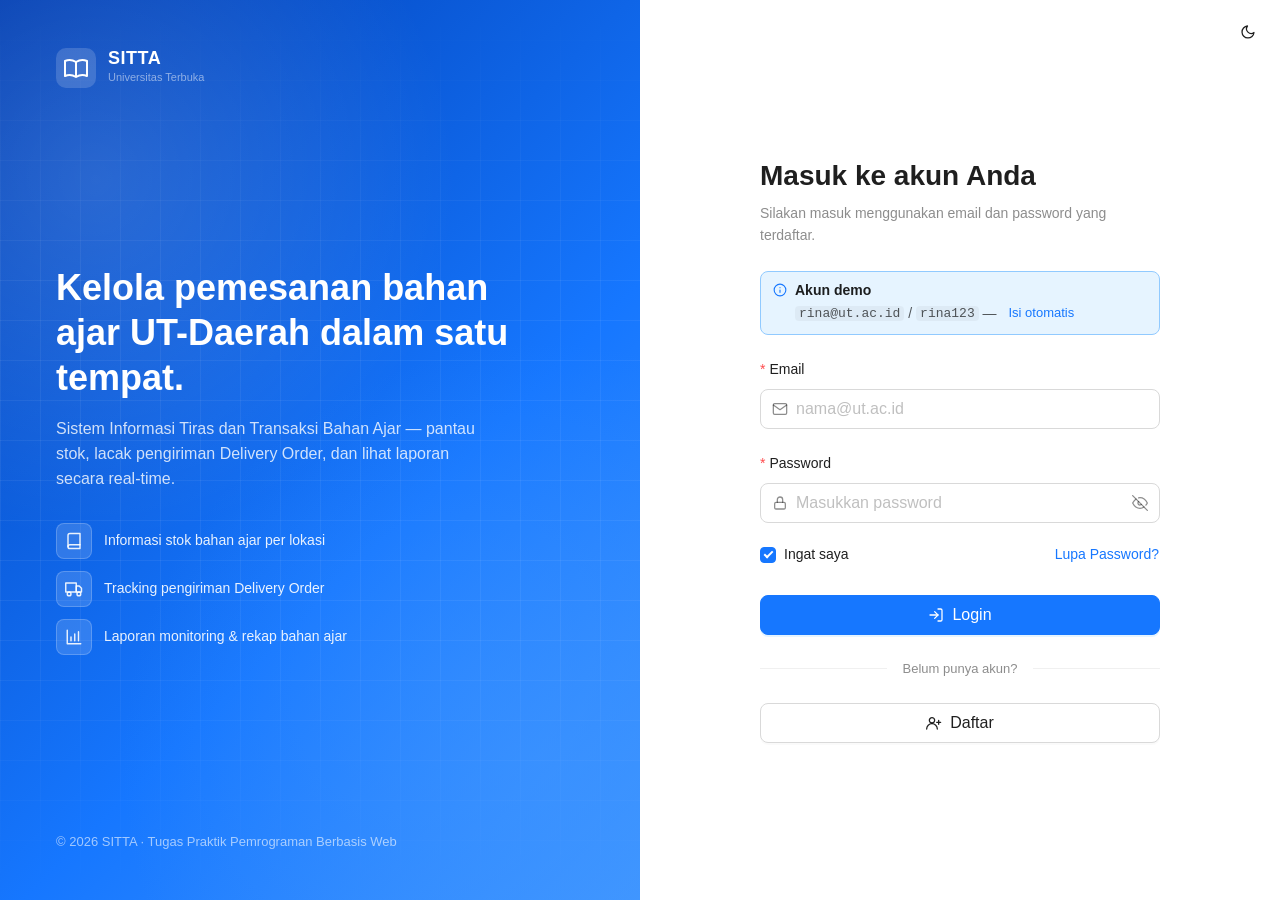
<file: sitta-praktik/dashboard.html>
<!DOCTYPE html>
<html lang="id">
<head>
  <meta charset="UTF-8">
  <meta name="viewport" content="width=device-width, initial-scale=1.0">
  <meta name="description" content="Dashboard SITTA — menu utama pemesanan bahan ajar Universitas Terbuka">
  <title>Dashboard · SITTA Universitas Terbuka</title>
  <link rel="stylesheet" href="css/style.css">
  <script src="js/data.js"></script>
  <script src="js/script.js"></script>
</head>
<body data-page="dashboard">
  <a class="skip-link" href="#main">Lewati ke konten utama</a>

  <div class="layout">
    <!-- Sider & header dirender oleh script.js agar seragam di semua halaman -->
    <aside class="layout-sider" id="appSider" aria-label="Navigasi utama"></aside>
    <div class="sider-mask" data-action="close-sider"></div>

    <div class="layout-main">
      <header class="layout-header" id="appHeader"></header>

      <main class="layout-content" id="main">
        <div class="page-header">
          <nav class="breadcrumb" aria-label="Breadcrumb">
            <ol id="breadcrumb"></ol>
          </nav>
        </div>

        <!-- ===================== VIEW: BERANDA ===================== -->
        <section data-view="home" aria-labelledby="greetingTitle">
          <div class="greeting" id="greeting" data-period="pagi">
            <div>
              <span class="greeting-eyebrow" id="greetingEyebrow">
                <svg class="icon"><use href="#i-sunrise"></use></svg> Pagi
              </span>
              <h1 class="greeting-title" id="greetingTitle">Selamat Pagi!</h1>
              <p class="greeting-sub" id="greetingSub">Semoga harimu menyenangkan.</p>
            </div>
            <div class="greeting-clock" aria-live="off">
              <div class="greeting-time"><time id="greetingTime">00:00:00</time></div>
              <div class="greeting-date" id="greetingDate">-</div>
            </div>
          </div>

          <div class="grid grid-4 mt-24" id="homeStats" aria-label="Ringkasan"></div>

          <div class="section-head">
            <h2 class="section-title">Menu Utama</h2>
            <span class="text-muted">Pilih menu untuk memulai</span>
          </div>

          <nav aria-label="Menu utama dashboard">
            <ul class="nav-tiles">
              <li>
                <a class="card nav-tile" href="stok.html">
                  <div class="nav-tile-head">
                    <span class="nav-tile-icon tone-blue"><svg class="icon"><use href="#i-book"></use></svg></span>
                    <svg class="icon nav-tile-arrow"><use href="#i-arrow-right"></use></svg>
                  </div>
                  <h3 class="nav-tile-title">Informasi Bahan Ajar</h3>
                  <p class="nav-tile-desc">Lihat stok, edisi, dan lokasi bahan ajar yang tersedia.</p>
                </a>
              </li>
              <li>
                <a class="card nav-tile" href="tracking.html">
                  <div class="nav-tile-head">
                    <span class="nav-tile-icon tone-green"><svg class="icon"><use href="#i-truck"></use></svg></span>
                    <svg class="icon nav-tile-arrow"><use href="#i-arrow-right"></use></svg>
                  </div>
                  <h3 class="nav-tile-title">Tracking Pengiriman</h3>
                  <p class="nav-tile-desc">Lacak status pengiriman berdasarkan nomor Delivery Order.</p>
                </a>
              </li>
              <li>
                <div class="card nav-tile">
                  <div class="nav-tile-head">
                    <span class="nav-tile-icon tone-purple"><svg class="icon"><use href="#i-report"></use></svg></span>
                  </div>
                  <h3 class="nav-tile-title">Laporan</h3>
                  <div class="nav-sublinks">
                    <a class="nav-sublink" href="#monitoring">Monitoring Progress DO <svg class="icon"><use href="#i-right"></use></svg></a>
                    <a class="nav-sublink" href="#rekap">Rekap Bahan Ajar <svg class="icon"><use href="#i-right"></use></svg></a>
                  </div>
                </div>
              </li>
              <li>
                <a class="card nav-tile" href="#histori">
                  <div class="nav-tile-head">
                    <span class="nav-tile-icon tone-orange"><svg class="icon"><use href="#i-history"></use></svg></span>
                    <svg class="icon nav-tile-arrow"><use href="#i-arrow-right"></use></svg>
                  </div>
                  <h3 class="nav-tile-title">Histori Transaksi</h3>
                  <p class="nav-tile-desc">Riwayat transaksi pemesanan bahan ajar beserta total pembayaran.</p>
                </a>
              </li>
            </ul>
          </nav>

          <div class="grid grid-main-side mt-24">
            <article class="card">
              <header class="card-head">
                <h2 class="card-title"><svg class="icon"><use href="#i-truck"></use></svg> Pengiriman Terbaru</h2>
                <a href="#monitoring" class="btn btn-link">Lihat semua</a>
              </header>
              <div class="card-body flush" id="homeRecentDO"></div>
            </article>

            <article class="card">
              <header class="card-head">
                <h2 class="card-title"><svg class="icon"><use href="#i-package"></use></svg> Stok Bahan Ajar</h2>
                <a href="stok.html" class="btn btn-link">Detail</a>
              </header>
              <div class="card-body" id="homeStock"></div>
            </article>
          </div>
        </section>

        <!-- ============ VIEW: LAPORAN — MONITORING PROGRESS DO ============ -->
        <section data-view="monitoring" aria-labelledby="monitoringTitle" hidden>
          <div class="space-between mb-16">
            <div>
              <h1 class="page-title" id="monitoringTitle">Monitoring Progress DO Bahan Ajar</h1>
              <p class="page-desc">Pantau progres setiap Delivery Order dari proses hingga diterima.</p>
            </div>
            <button type="button" class="btn no-print" data-action="print">
              <svg class="icon"><use href="#i-printer"></use></svg> Cetak
            </button>
          </div>

          <div class="grid grid-4 mb-16" id="monitoringStats"></div>

          <article class="card">
            <div class="table-wrapper">
              <table class="table">
                <thead>
                  <tr>
                    <th scope="col">Nomor DO</th>
                    <th scope="col">Mahasiswa</th>
                    <th scope="col">Ekspedisi</th>
                    <th scope="col">Tgl Kirim</th>
                    <th scope="col">Status</th>
                    <th scope="col" style="min-width: 200px">Progress</th>
                    <th scope="col" class="no-print"><span class="sr-only">Aksi</span></th>
                  </tr>
                </thead>
                <tbody id="monitoringBody"></tbody>
              </table>
            </div>
          </article>
        </section>

        <!-- ================ VIEW: LAPORAN — REKAP BAHAN AJAR ================ -->
        <section data-view="rekap" aria-labelledby="rekapTitle" hidden>
          <div class="space-between mb-16">
            <div>
              <h1 class="page-title" id="rekapTitle">Rekap Bahan Ajar</h1>
              <p class="page-desc">Ringkasan jumlah judul dan stok bahan ajar di seluruh lokasi.</p>
            </div>
            <button type="button" class="btn no-print" data-action="print">
              <svg class="icon"><use href="#i-printer"></use></svg> Cetak
            </button>
          </div>

          <div class="grid grid-4 mb-16" id="rekapStats"></div>

          <div class="grid grid-main-side">
            <article class="card">
              <header class="card-head">
                <h2 class="card-title"><svg class="icon"><use href="#i-chart"></use></svg> Distribusi Stok per Judul</h2>
                <div class="legend" aria-hidden="true">
                  <span><i></i> Stok aman</span>
                  <span><i class="is-warning"></i> Perlu restock</span>
                </div>
              </header>
              <div class="card-body">
                <div class="bar-list" id="rekapBars"></div>
              </div>
            </article>

            <article class="card">
              <header class="card-head">
                <h2 class="card-title"><svg class="icon"><use href="#i-pin"></use></svg> Rekap per Lokasi</h2>
              </header>
              <div class="table-wrapper">
                <table class="table table-sm">
                  <thead>
                    <tr>
                      <th scope="col">Kode Lokasi</th>
                      <th scope="col" class="text-right">Judul</th>
                      <th scope="col" class="text-right">Stok</th>
                    </tr>
                  </thead>
                  <tbody id="rekapLokasiBody"></tbody>
                  <tfoot id="rekapLokasiFoot"></tfoot>
                </table>
              </div>
            </article>
          </div>
        </section>

        <!-- ===================== VIEW: HISTORI TRANSAKSI ===================== -->
        <section data-view="histori" aria-labelledby="historiTitle" hidden>
          <div class="space-between mb-16">
            <div>
              <h1 class="page-title" id="historiTitle">Histori Transaksi Bahan Ajar</h1>
              <p class="page-desc">Daftar seluruh transaksi pemesanan bahan ajar melalui Delivery Order.</p>
            </div>
            <button type="button" class="btn no-print" data-action="print">
              <svg class="icon"><use href="#i-printer"></use></svg> Cetak
            </button>
          </div>

          <article class="card">
            <form class="toolbar" id="historiFilter" role="search" aria-label="Filter transaksi">
              <div class="input-affix">
                <svg class="icon"><use href="#i-search"></use></svg>
                <label for="historiSearch" class="sr-only">Cari transaksi</label>
                <input class="input" type="search" id="historiSearch" placeholder="Cari nomor DO, nama, ekspedisi…">
              </div>
              <label for="historiStatus" class="sr-only">Filter status</label>
              <select class="select" id="historiStatus">
                <option value="">Semua status</option>
                <option value="proses">Dalam proses</option>
                <option value="selesai">Selesai</option>
              </select>
            </form>
            <div class="table-wrapper">
              <table class="table">
                <thead>
                  <tr>
                    <th scope="col">Tanggal</th>
                    <th scope="col">Nomor DO</th>
                    <th scope="col">Mahasiswa</th>
                    <th scope="col">Paket Bahan Ajar</th>
                    <th scope="col">Ekspedisi</th>
                    <th scope="col" class="text-right">Total</th>
                    <th scope="col">Status</th>
                  </tr>
                </thead>
                <tbody id="historiBody"></tbody>
                <tfoot id="historiFoot"></tfoot>
              </table>
            </div>
          </article>
        </section>
      </main>

      <footer class="layout-footer">
        &copy; <span data-year>2026</span> SITTA — Sistem Informasi Tiras &amp; Transaksi Bahan Ajar · Universitas Terbuka
      </footer>
    </div>
  </div>
</body>
</html>
</file>
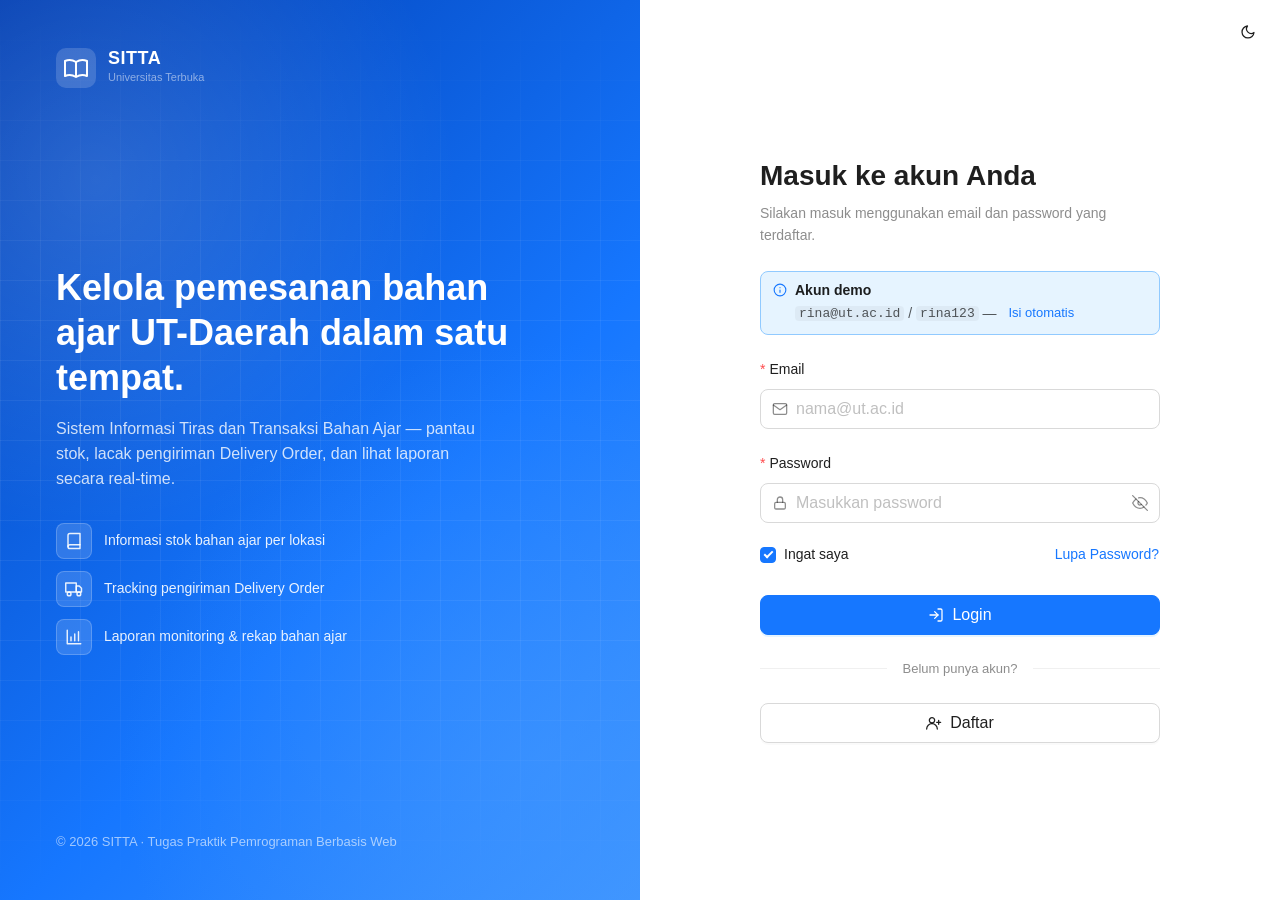
<file: sitta-praktik/stok.html>
<!DOCTYPE html>
<html lang="id">
<head>
  <meta charset="UTF-8">
  <meta name="viewport" content="width=device-width, initial-scale=1.0">
  <meta name="description" content="Informasi stok bahan ajar Universitas Terbuka">
  <title>Informasi Bahan Ajar · SITTA Universitas Terbuka</title>
  <link rel="stylesheet" href="css/style.css">
  <script src="js/data.js"></script>
  <script src="js/script.js"></script>
</head>
<body data-page="stok">
  <a class="skip-link" href="#main">Lewati ke konten utama</a>

  <div class="layout">
    <aside class="layout-sider" id="appSider" aria-label="Navigasi utama"></aside>
    <div class="sider-mask" data-action="close-sider"></div>

    <div class="layout-main">
      <header class="layout-header" id="appHeader"></header>

      <main class="layout-content" id="main">
        <div class="page-header">
          <nav class="breadcrumb" aria-label="Breadcrumb">
            <ol id="breadcrumb"></ol>
          </nav>
          <div class="space-between">
            <div>
              <h1 class="page-title">Informasi Stok Bahan Ajar</h1>
              <p class="page-desc">Data stok bahan ajar ditampilkan secara dinamis dari <code class="text-mono">dataBahanAjar</code>.</p>
            </div>
            <button type="button" class="btn btn-primary" data-modal-open="addModal">
              <svg class="icon"><use href="#i-plus"></use></svg> Tambah Bahan Ajar
            </button>
          </div>
        </div>

        <div class="grid grid-4 mb-16" id="stokStats" aria-label="Ringkasan stok"></div>

        <section class="card" aria-label="Daftar bahan ajar">
          <form class="toolbar" id="stokFilter" role="search" aria-label="Filter bahan ajar">
            <div class="input-affix">
              <svg class="icon"><use href="#i-search"></use></svg>
              <label for="stokSearch" class="sr-only">Cari bahan ajar</label>
              <input class="input" type="search" id="stokSearch" placeholder="Cari kode / nama bahan ajar…">
            </div>
            <label for="stokJenis" class="sr-only">Filter jenis</label>
            <select class="select" id="stokJenis">
              <option value="">Semua jenis</option>
            </select>
            <label for="stokStatus" class="sr-only">Filter status stok</label>
            <select class="select" id="stokStatus">
              <option value="">Semua status stok</option>
              <option value="aman">Aman (&ge; 300)</option>
              <option value="cukup">Cukup (200–299)</option>
              <option value="menipis">Menipis (&lt; 200)</option>
            </select>
            <label for="stokSort" class="sr-only">Urutkan</label>
            <select class="select" id="stokSort">
              <option value="nama-asc">Nama A–Z</option>
              <option value="nama-desc">Nama Z–A</option>
              <option value="stok-desc">Stok terbanyak</option>
              <option value="stok-asc">Stok tersedikit</option>
            </select>
            <span class="toolbar-spacer"></span>
            <div class="segmented" role="group" aria-label="Mode tampilan">
              <button type="button" class="segmented-item" data-view-mode="table" aria-pressed="true">
                <svg class="icon"><use href="#i-list"></use></svg> Tabel
              </button>
              <button type="button" class="segmented-item" data-view-mode="grid" aria-pressed="false">
                <svg class="icon"><use href="#i-grid"></use></svg> Kartu
              </button>
            </div>
          </form>

          <div id="stokTableView">
            <div class="table-wrapper">
              <table class="table">
                <thead>
                  <tr>
                    <th scope="col">Bahan Ajar</th>
                    <th scope="col">Kode Lokasi</th>
                    <th scope="col">Jenis</th>
                    <th scope="col">Edisi</th>
                    <th scope="col" style="min-width: 180px">Stok</th>
                    <th scope="col">Status</th>
                  </tr>
                </thead>
                <tbody id="stokBody"></tbody>
              </table>
            </div>
          </div>

          <div id="stokGridView" class="book-grid" hidden></div>

          <div class="table-footer" id="stokFooter"></div>
        </section>
      </main>

      <footer class="layout-footer">
        &copy; <span data-year>2026</span> SITTA — Sistem Informasi Tiras &amp; Transaksi Bahan Ajar · Universitas Terbuka
      </footer>
    </div>
  </div>

  <!-- Modal: Detail Bahan Ajar -->
  <dialog class="modal modal-lg" id="detailModal" aria-labelledby="detailTitle">
    <div class="modal-content">
      <button type="button" class="modal-close" data-modal-close aria-label="Tutup">
        <svg class="icon"><use href="#i-close"></use></svg>
      </button>
      <header class="modal-header">
        <h2 class="modal-title" id="detailTitle">Detail Bahan Ajar</h2>
      </header>
      <div class="modal-body" id="detailBody"></div>
      <footer class="modal-footer" id="detailFooter"></footer>
    </div>
  </dialog>

  <!-- Modal: Tambah Bahan Ajar -->
  <dialog class="modal" id="addModal" aria-labelledby="addTitle">
    <div class="modal-content">
      <button type="button" class="modal-close" data-modal-close aria-label="Tutup">
        <svg class="icon"><use href="#i-close"></use></svg>
      </button>
      <header class="modal-header">
        <h2 class="modal-title" id="addTitle">Tambah Bahan Ajar</h2>
        <p class="modal-subtitle">Data disimpan di browser (localStorage) karena belum menggunakan back-end.</p>
      </header>

      <form id="addForm" class="modal-body" novalidate>
        <div class="form-row">
          <div class="form-item compact">
            <label class="form-label required" for="addKodeBarang">Kode Barang</label>
            <input class="input" type="text" id="addKodeBarang" name="kodeBarang" placeholder="cth. MKDU4111" required
                   pattern="[A-Za-z]{4}\d{4}" data-pattern-msg="Format: 4 huruf + 4 angka (cth. MKDU4111)" data-label="Kode barang" maxlength="8" autocomplete="off">
          </div>
          <div class="form-item compact">
            <label class="form-label required" for="addKodeLokasi">Kode Lokasi</label>
            <input class="input" type="text" id="addKodeLokasi" name="kodeLokasi" placeholder="cth. 0JKT01" required
                   pattern="[A-Za-z0-9]{4,10}" data-pattern-msg="4–10 karakter huruf/angka" data-label="Kode lokasi" maxlength="10" autocomplete="off">
          </div>
        </div>

        <div class="form-item compact">
          <label class="form-label required" for="addNama">Nama Bahan Ajar</label>
          <input class="input" type="text" id="addNama" name="namaBarang" placeholder="cth. Pendidikan Kewarganegaraan" required minlength="3" data-label="Nama bahan ajar">
        </div>

        <div class="form-row">
          <div class="form-item compact">
            <label class="form-label required" for="addJenis">Jenis</label>
            <select class="select" id="addJenis" name="jenisBarang" required data-label="Jenis">
              <option value="">Pilih jenis</option>
              <option value="BMP">BMP (Buku Materi Pokok)</option>
              <option value="BMW">BMW (Buku Materi Wajib)</option>
              <option value="Modul Praktik">Modul Praktik</option>
            </select>
          </div>
          <div class="form-item compact">
            <label class="form-label required" for="addEdisi">Edisi</label>
            <input class="input" type="number" id="addEdisi" name="edisi" placeholder="1" required min="1" max="20" data-label="Edisi">
          </div>
        </div>

        <div class="form-item compact">
          <label class="form-label required" for="addStok">Jumlah Stok</label>
          <input class="input" type="number" id="addStok" name="stok" placeholder="0" required min="0" max="100000" data-label="Jumlah stok">
          <p class="form-help">Stok &lt; 200 akan ditandai sebagai <em>Menipis</em>.</p>
        </div>

        <footer class="modal-footer">
          <button type="button" class="btn" data-modal-close>Batal</button>
          <button type="submit" class="btn btn-primary">Simpan</button>
        </footer>
      </form>
    </div>
  </dialog>
</body>
</html>
</file>
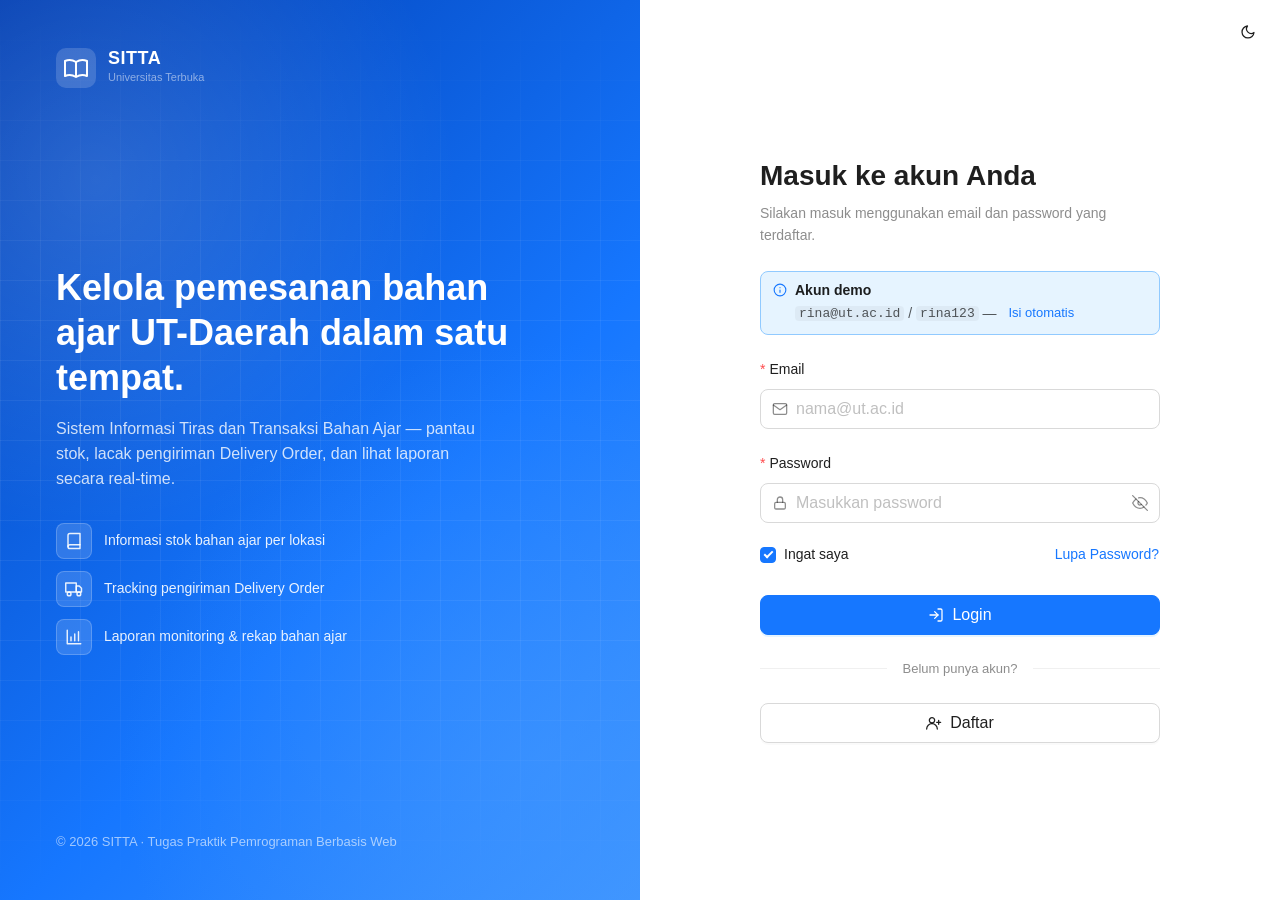
<file: sitta-praktik/tracking.html>
<!DOCTYPE html>
<html lang="id">
<head>
  <meta charset="UTF-8">
  <meta name="viewport" content="width=device-width, initial-scale=1.0">
  <meta name="description" content="Tracking pengiriman bahan ajar berdasarkan nomor Delivery Order">
  <title>Tracking Pengiriman · SITTA Universitas Terbuka</title>
  <link rel="stylesheet" href="css/style.css">
  <script src="js/data.js"></script>
  <script src="js/script.js"></script>
</head>
<body data-page="tracking">
  <a class="skip-link" href="#main">Lewati ke konten utama</a>

  <div class="layout">
    <aside class="layout-sider" id="appSider" aria-label="Navigasi utama"></aside>
    <div class="sider-mask" data-action="close-sider"></div>

    <div class="layout-main">
      <header class="layout-header" id="appHeader"></header>

      <main class="layout-content" id="main">
        <div class="page-header">
          <nav class="breadcrumb" aria-label="Breadcrumb">
            <ol id="breadcrumb"></ol>
          </nav>
          <h1 class="page-title">Tracking Pengiriman</h1>
          <p class="page-desc">Lacak status pengiriman bahan ajar menggunakan Nomor Delivery Order (DO).</p>
        </div>

        <!-- Form pencarian DO -->
        <section class="card" aria-labelledby="trackFormTitle">
          <header class="card-head">
            <h2 class="card-title" id="trackFormTitle"><svg class="icon"><use href="#i-search"></use></svg> Cari Delivery Order</h2>
          </header>
          <div class="card-body">
            <form id="trackForm" class="track-search" role="search" novalidate>
              <div class="form-inline">
                <div class="form-item">
                  <label class="sr-only" for="doNumber">Nomor Delivery Order</label>
                  <div class="input-affix input-lg">
                    <svg class="icon"><use href="#i-package"></use></svg>
                    <input class="input" type="text" id="doNumber" name="do" inputmode="numeric" maxlength="10"
                           placeholder="Masukkan 10 digit Nomor DO, cth. 2023001234"
                           required pattern="\d{10}" data-pattern-msg="Nomor DO harus berupa 10 digit angka" data-label="Nomor DO" autocomplete="off">
                  </div>
                </div>
                <button type="submit" class="btn btn-primary btn-lg">
                  <svg class="icon"><use href="#i-search"></use></svg> Cari
                </button>
                <button type="reset" class="btn btn-lg" id="trackReset">Reset</button>
              </div>
              <div class="track-examples">
                <span>Contoh nomor DO:</span>
                <span id="doExamples" class="space"></span>
              </div>
            </form>
          </div>
        </section>

        <!-- Hasil pencarian (diisi oleh script.js) -->
        <section class="track-result" id="trackResult" aria-live="polite" aria-label="Hasil tracking">
          <div class="card">
            <div class="empty">
              <div class="empty-icon"><svg class="icon"><use href="#i-inbox"></use></svg></div>
              <p>Belum ada pencarian. Masukkan Nomor DO lalu tekan <strong>Cari</strong>.</p>
            </div>
          </div>
        </section>
      </main>

      <footer class="layout-footer">
        &copy; <span data-year>2026</span> SITTA — Sistem Informasi Tiras &amp; Transaksi Bahan Ajar · Universitas Terbuka
      </footer>
    </div>
  </div>
</body>
</html>
</file>
<file: css/style.css>
/* ==========================================================================
   SITTA — Sistem Informasi Tiras & Transaksi Bahan Ajar
   Design system terinspirasi Ant Design (token, komponen, layout)
   --------------------------------------------------------------------------
   1. Design Tokens
   2. Base / Reset
   3. Typography & Utilities
   4. Komponen: Button, Input, Form, Checkbox, Select
   5. Komponen: Card, Statistic, Tag, Badge, Alert, Divider, Avatar
   6. Komponen: Table, Descriptions, Progress, Steps, Timeline
   7. Komponen: Modal, Message, Dropdown, Empty, Result
   8. Layout: Sider, Header, Content, Footer, Breadcrumb
   9. Halaman: Login
   10. Halaman: Dashboard, Tracking, Stok
   11. Responsive
   ========================================================================== */

/* 1. DESIGN TOKENS ======================================================== */
:root {
  --primary: #1677ff;
  --primary-hover: #4096ff;
  --primary-active: #0958d9;
  --primary-bg: #e6f4ff;
  --primary-bg-hover: #bae0ff;
  --primary-border: #91caff;

  --success: #52c41a;
  --success-bg: #f6ffed;
  --success-border: #b7eb8f;
  --success-text: #389e0d;

  --warning: #faad14;
  --warning-bg: #fffbe6;
  --warning-border: #ffe58f;
  --warning-text: #d48806;

  --error: #ff4d4f;
  --error-hover: #ff7875;
  --error-bg: #fff2f0;
  --error-border: #ffccc7;
  --error-text: #cf1322;

  --purple: #722ed1;
  --purple-bg: #f9f0ff;
  --cyan: #13c2c2;
  --cyan-bg: #e6fffb;

  --text: rgba(0, 0, 0, 0.88);
  --text-2: rgba(0, 0, 0, 0.65);
  --text-3: rgba(0, 0, 0, 0.45);
  --text-4: rgba(0, 0, 0, 0.25);

  --border: #d9d9d9;
  --split: rgba(5, 5, 5, 0.06);

  --bg-layout: #f5f5f5;
  --bg-container: #ffffff;
  --bg-elevated: #ffffff;
  --bg-fill: rgba(0, 0, 0, 0.04);
  --bg-fill-2: rgba(0, 0, 0, 0.02);
  --bg-disabled: rgba(0, 0, 0, 0.04);
  --table-head: #fafafa;
  --mask: rgba(0, 0, 0, 0.45);

  --sider-bg: #001529;
  --sider-sub: #000c17;
  --sider-text: rgba(255, 255, 255, 0.65);

  --radius-sm: 4px;
  --radius: 6px;
  --radius-lg: 8px;

  --shadow: 0 1px 2px 0 rgba(0, 0, 0, 0.03), 0 1px 6px -1px rgba(0, 0, 0, 0.02), 0 2px 4px 0 rgba(0, 0, 0, 0.02);
  --shadow-lg: 0 6px 16px 0 rgba(0, 0, 0, 0.08), 0 3px 6px -4px rgba(0, 0, 0, 0.12), 0 9px 28px 8px rgba(0, 0, 0, 0.05);
  --focus-ring: 0 0 0 2px rgba(5, 145, 255, 0.1);
  --focus-ring-error: 0 0 0 2px rgba(255, 38, 5, 0.06);

  --font: -apple-system, BlinkMacSystemFont, "Segoe UI", Roboto, "Helvetica Neue", Arial, "Noto Sans", sans-serif;
  --font-mono: "SFMono-Regular", Consolas, "Liberation Mono", Menlo, Courier, monospace;
  --ease: cubic-bezier(0.645, 0.045, 0.355, 1);

  --header-h: 64px;
  --sider-w: 240px;

}

/* 2. BASE / RESET ========================================================= */
*,
*::before,
*::after {
  box-sizing: border-box;
}

html {
  -webkit-text-size-adjust: 100%;
}

body {
  margin: 0;
  font-family: var(--font);
  font-size: 14px;
  line-height: 1.5714;
  color: var(--text);
  background: var(--bg-layout);
  -webkit-font-smoothing: antialiased;
  transition: background-color 0.2s, color 0.2s;
}

h1, h2, h3, h4, h5, p, ul, ol, dl, figure {
  margin: 0;
}

h1, h2, h3, h4, h5 {
  font-weight: 600;
  color: var(--text);
  line-height: 1.35;
}

ul, ol {
  padding: 0;
  list-style: none;
}

a {
  color: var(--primary);
  text-decoration: none;
  transition: color 0.2s;
}

a:hover {
  color: var(--primary-hover);
}

img {
  max-width: 100%;
  display: block;
}

button,
input,
select,
textarea {
  font: inherit;
  color: inherit;
}

[hidden] {
  display: none !important;
}

:focus-visible {
  outline: 3px solid var(--primary-border);
  outline-offset: 1px;
}

::selection {
  background: var(--primary);
  color: #fff;
}

.bi {
  flex-shrink: 0;
  line-height: 1;
}

.skip-link {
  position: absolute;
  left: 16px;
  top: -48px;
  z-index: 2000;
  padding: 8px 16px;
  background: var(--primary);
  color: #fff;
  border-radius: var(--radius);
  transition: top 0.2s;
}

.skip-link:focus {
  top: 12px;
  color: #fff;
}

.sr-only {
  position: absolute;
  width: 1px;
  height: 1px;
  padding: 0;
  margin: -1px;
  overflow: hidden;
  clip: rect(0, 0, 0, 0);
  border: 0;
}

/* 3. TYPOGRAPHY & UTILITIES =============================================== */
.text-secondary { color: var(--text-2); }
.text-muted { color: var(--text-3); }
.text-success { color: var(--success-text); }
.text-danger { color: var(--error-text); }
.text-strong { font-weight: 600; }
.text-mono { font-family: var(--font-mono); font-size: 13px; }
.text-right { text-align: right; }
.text-center { text-align: center; }
.nowrap { white-space: nowrap; }

.space {
  display: inline-flex;
  align-items: center;
  gap: 8px;
  flex-wrap: wrap;
}

.space-between {
  display: flex;
  align-items: center;
  justify-content: space-between;
  gap: 12px;
  flex-wrap: wrap;
}

.mt-8 { margin-top: 8px; }
.mt-16 { margin-top: 16px; }
.mt-24 { margin-top: 24px; }
.mb-16 { margin-bottom: 16px; }

.grid {
  display: grid;
  gap: 16px;
}

.grid-4 { grid-template-columns: repeat(4, minmax(0, 1fr)); }
.grid-3 { grid-template-columns: repeat(3, minmax(0, 1fr)); }
.grid-2 { grid-template-columns: repeat(2, minmax(0, 1fr)); }
.grid-main-side { grid-template-columns: minmax(0, 1.6fr) minmax(0, 1fr); }

/* 4. BUTTON ================================================================ */
.btn {
  position: relative;
  display: inline-flex;
  align-items: center;
  justify-content: center;
  gap: 8px;
  height: 32px;
  padding: 4px 15px;
  font-size: 14px;
  line-height: 1.5714;
  font-weight: 400;
  white-space: nowrap;
  color: var(--text);
  background: var(--bg-container);
  border: 1px solid var(--border);
  border-radius: var(--radius);
  box-shadow: 0 2px 0 rgba(0, 0, 0, 0.02);
  cursor: pointer;
  user-select: none;
  transition: all 0.2s var(--ease);
  text-decoration: none;
}

.btn:hover {
  color: var(--primary-hover);
  border-color: var(--primary-hover);
}

.btn:active {
  color: var(--primary-active);
  border-color: var(--primary-active);
}

.btn:focus-visible {
  outline: 4px solid var(--primary-border);
  outline-offset: 1px;
}

.btn-primary {
  color: #fff;
  background: var(--primary);
  border-color: var(--primary);
  box-shadow: 0 2px 0 rgba(5, 145, 255, 0.1);
}

.btn-primary:hover {
  color: #fff;
  background: var(--primary-hover);
  border-color: var(--primary-hover);
}

.btn-primary:active {
  color: #fff;
  background: var(--primary-active);
  border-color: var(--primary-active);
}

.btn-danger {
  color: var(--error);
  border-color: var(--error);
}

.btn-danger:hover {
  color: var(--error-hover);
  border-color: var(--error-hover);
}

.btn-danger.btn-primary {
  color: #fff;
  background: var(--error);
  box-shadow: 0 2px 0 rgba(255, 38, 5, 0.06);
}

.btn-danger.btn-primary:hover {
  background: var(--error-hover);
  border-color: var(--error-hover);
  color: #fff;
}

.btn-text,
.btn-link {
  border-color: transparent;
  background: transparent;
  box-shadow: none;
}

.btn-text:hover {
  color: var(--text);
  border-color: transparent;
  background: var(--bg-fill);
}

.btn-link {
  color: var(--primary);
  padding: 4px 0;
  height: auto;
}

.btn-link:hover {
  color: var(--primary-hover);
  border-color: transparent;
}

.btn-lg {
  height: 40px;
  padding: 6px 15px;
  font-size: 16px;
  border-radius: var(--radius-lg);
}

.btn-sm {
  height: 24px;
  padding: 0 7px;
  border-radius: var(--radius-sm);
  font-size: 13px;
  gap: 4px;
}

.btn-block {
  width: 100%;
}

.btn-icon {
  width: 32px;
  padding: 0;
  font-size: 16px;
}

.btn-icon.btn-lg {
  width: 40px;
  font-size: 18px;
}

.btn[disabled] {
  cursor: not-allowed;
  color: var(--text-4);
  background: var(--bg-disabled);
  border-color: var(--border);
  box-shadow: none;
}

/* 4b. INPUT, SELECT, FORM ================================================= */
.input,
.select {
  display: block;
  width: 100%;
  height: 32px;
  padding: 4px 11px;
  font-size: 14px;
  line-height: 1.5714;
  color: var(--text);
  background: var(--bg-container);
  border: 1px solid var(--border);
  border-radius: var(--radius);
  transition: all 0.2s;
  outline: none;
}

.input::placeholder {
  color: var(--text-4);
}

.input:hover,
.select:hover {
  border-color: var(--primary-hover);
}

.input:focus,
.select:focus {
  border-color: var(--primary);
  box-shadow: var(--focus-ring);
}

.input-lg,
.select-lg {
  height: 40px;
  padding: 7px 11px;
  font-size: 16px;
  border-radius: var(--radius-lg);
}

.select {
  appearance: none;
  padding-right: 32px;
  cursor: pointer;
  background-image: url("data:image/svg+xml,%3Csvg xmlns='http://www.w3.org/2000/svg' viewBox='0 0 24 24' fill='none' stroke='%23999' stroke-width='2' stroke-linecap='round' stroke-linejoin='round'%3E%3Cpath d='m6 9 6 6 6-6'/%3E%3C/svg%3E");
  background-repeat: no-repeat;
  background-position: right 10px center;
  background-size: 14px;
}

.select option {
  background: var(--bg-elevated);
  color: var(--text);
}

/* Input dengan prefix/suffix (Ant: .ant-input-affix-wrapper) */
.input-affix {
  display: flex;
  align-items: center;
  gap: 8px;
  width: 100%;
  height: 32px;
  padding: 4px 11px;
  background: var(--bg-container);
  border: 1px solid var(--border);
  border-radius: var(--radius);
  transition: all 0.2s;
}

.input-affix.input-lg {
  height: 40px;
  padding: 7px 11px;
  font-size: 16px;
  border-radius: var(--radius-lg);
}

.input-affix:hover {
  border-color: var(--primary-hover);
}

.input-affix:focus-within {
  border-color: var(--primary);
  box-shadow: var(--focus-ring);
}

.input-affix > .bi {
  color: var(--text-3);
}

.input-affix .input {
  height: auto;
  padding: 0;
  border: 0;
  background: transparent;
  box-shadow: none;
  font-size: inherit;
}

.input-affix .input-suffix {
  display: inline-flex;
  padding: 0;
  border: 0;
  background: none;
  color: var(--text-3);
  cursor: pointer;
  font-size: 16px;
  border-radius: var(--radius-sm);
}

.input-affix .input-suffix:hover {
  color: var(--text);
}

/* Form item */
.form-item {
  margin-bottom: 24px;
}

.form-item.compact {
  margin-bottom: 16px;
}

.form-label {
  display: inline-block;
  padding-bottom: 8px;
  color: var(--text);
  font-size: 14px;
}

.form-label.required::before {
  content: "*";
  display: inline-block;
  margin-inline-end: 4px;
  color: var(--error);
  font-family: SimSun, sans-serif;
}

.form-help {
  margin-top: 4px;
  color: var(--text-3);
  font-size: 13px;
}

.form-explain {
  min-height: 0;
  color: var(--error);
  font-size: 13px;
  line-height: 1.5;
  overflow: hidden;
  max-height: 0;
  opacity: 0;
  transform: translateY(-4px);
  transition: all 0.2s var(--ease);
}

.form-item.has-error .form-explain {
  max-height: 40px;
  opacity: 1;
  transform: none;
  padding-top: 4px;
}

.form-item.has-error .input,
.form-item.has-error .select,
.form-item.has-error .input-affix {
  border-color: var(--error);
}

.form-item.has-error .input:focus,
.form-item.has-error .select:focus,
.form-item.has-error .input-affix:focus-within {
  box-shadow: var(--focus-ring-error);
}

.form-item.has-error .input-affix .input {
  box-shadow: none;
}

.form-item.has-error .input-affix > .bi {
  color: var(--error);
}

.form-row {
  display: grid;
  grid-template-columns: repeat(2, minmax(0, 1fr));
  gap: 0 16px;
}

.form-inline {
  display: flex;
  gap: 8px;
  align-items: flex-start;
}

.form-inline .form-item {
  flex: 1;
  margin-bottom: 0;
}

/* Checkbox */
.checkbox {
  display: inline-flex;
  align-items: center;
  gap: 8px;
  cursor: pointer;
  user-select: none;
}

.checkbox input {
  appearance: none;
  width: 16px;
  height: 16px;
  margin: 0;
  border: 1px solid var(--border);
  border-radius: var(--radius-sm);
  background: var(--bg-container);
  cursor: pointer;
  display: grid;
  place-content: center;
  transition: all 0.2s;
}

.checkbox input::after {
  content: "";
  width: 5px;
  height: 9px;
  border: 2px solid #fff;
  border-top: 0;
  border-left: 0;
  transform: rotate(45deg) scale(0);
  margin-top: -2px;
  transition: transform 0.15s var(--ease);
}

.checkbox input:checked {
  background: var(--primary);
  border-color: var(--primary);
}

.checkbox input:checked::after {
  transform: rotate(45deg) scale(1);
}

.checkbox:hover input {
  border-color: var(--primary);
}

.form-item.has-error .checkbox input {
  border-color: var(--error);
}

/* 5. CARD ================================================================== */
.card {
  background: var(--bg-container);
  border-radius: var(--radius-lg);
  border: 1px solid var(--split);
  box-shadow: var(--shadow);
  transition: box-shadow 0.2s, border-color 0.2s;
  min-width: 0;
}

.card-head {
  display: flex;
  align-items: center;
  justify-content: space-between;
  gap: 12px;
  min-height: 56px;
  padding: 0 24px;
  border-bottom: 1px solid var(--split);
}

.card-title {
  display: flex;
  align-items: center;
  gap: 8px;
  font-size: 16px;
  font-weight: 600;
}

.card-title .bi {
  color: var(--primary);
}

.card-body {
  padding: 24px;
}

.card-body.flush {
  padding: 0;
}

.card-hoverable {
  cursor: pointer;
}

.card-hoverable:hover {
  border-color: transparent;
  box-shadow: var(--shadow-lg);
}

/* Statistic */
.statistic {
  display: flex;
  gap: 16px;
  align-items: flex-start;
  padding: 20px 24px;
}

.statistic-icon {
  display: grid;
  place-items: center;
  width: 48px;
  height: 48px;
  border-radius: var(--radius-lg);
  font-size: 22px;
  flex-shrink: 0;
}

.statistic-title {
  color: var(--text-3);
  font-size: 14px;
  margin-bottom: 4px;
}

.statistic-value {
  font-size: 24px;
  font-weight: 600;
  line-height: 1.3;
  color: var(--text);
  font-variant-numeric: tabular-nums;
}

.statistic-value small {
  font-size: 14px;
  font-weight: 400;
  color: var(--text-3);
  margin-left: 4px;
}

.statistic-foot {
  margin-top: 4px;
  font-size: 13px;
  color: var(--text-3);
}

.tone-blue { color: var(--primary); background: var(--primary-bg); }
.tone-green { color: var(--success-text); background: var(--success-bg); }
.tone-orange { color: var(--warning-text); background: var(--warning-bg); }
.tone-red { color: var(--error-text); background: var(--error-bg); }
.tone-purple { color: var(--purple); background: var(--purple-bg); }
.tone-cyan { color: var(--cyan); background: var(--cyan-bg); }

/* Tag */
.tag {
  display: inline-flex;
  align-items: center;
  gap: 4px;
  height: 22px;
  padding: 0 7px;
  font-size: 12px;
  line-height: 20px;
  white-space: nowrap;
  color: var(--text);
  background: var(--bg-fill-2);
  border: 1px solid var(--border);
  border-radius: var(--radius-sm);
}

.tag-success { color: var(--success-text); background: var(--success-bg); border-color: var(--success-border); }
.tag-processing { color: var(--primary); background: var(--primary-bg); border-color: var(--primary-border); }
.tag-warning { color: var(--warning-text); background: var(--warning-bg); border-color: var(--warning-border); }
.tag-error { color: var(--error-text); background: var(--error-bg); border-color: var(--error-border); }
.tag-purple { color: var(--purple); background: var(--purple-bg); border-color: transparent; }

.tag-clickable {
  cursor: pointer;
  font-family: var(--font-mono);
  transition: all 0.2s;
}

.tag-clickable:hover {
  color: var(--primary);
  border-color: var(--primary);
}

/* Badge status dot */
.badge-dot {
  display: inline-flex;
  align-items: center;
  gap: 8px;
}

.badge-dot::before {
  content: "";
  width: 6px;
  height: 6px;
  border-radius: 50%;
  background: currentColor;
}

.badge-dot.processing::before {
  background: var(--primary);
  box-shadow: 0 0 0 0 var(--primary);
  animation: pulse 1.6s infinite;
}

.badge-dot.success::before { background: var(--success); }
.badge-dot.warning::before { background: var(--warning); }
.badge-dot.error::before { background: var(--error); }

@keyframes pulse {
  0% { box-shadow: 0 0 0 0 rgba(22, 119, 255, 0.5); }
  70% { box-shadow: 0 0 0 6px rgba(22, 119, 255, 0); }
  100% { box-shadow: 0 0 0 0 rgba(22, 119, 255, 0); }
}

/* Alert */
.alert {
  display: flex;
  gap: 8px;
  align-items: flex-start;
  padding: 8px 12px;
  border-radius: var(--radius-lg);
  border: 1px solid;
  font-size: 14px;
}

.alert > .bi {
  margin-top: 3px;
}

.alert-info { background: var(--primary-bg); border-color: var(--primary-border); }
.alert-info > .bi { color: var(--primary); }
.alert-success { background: var(--success-bg); border-color: var(--success-border); }
.alert-success > .bi { color: var(--success); }
.alert-warning { background: var(--warning-bg); border-color: var(--warning-border); }
.alert-warning > .bi { color: var(--warning); }
.alert-error { background: var(--error-bg); border-color: var(--error-border); }
.alert-error > .bi { color: var(--error); }

.alert-title {
  font-weight: 600;
}

.alert-desc {
  color: var(--text-2);
}

/* Divider */
.divider {
  display: flex;
  align-items: center;
  gap: 16px;
  margin: 24px 0;
  color: var(--text-3);
  font-size: 13px;
}

.divider::before,
.divider::after {
  content: "";
  flex: 1;
  border-top: 1px solid var(--split);
}

.divider:empty {
  gap: 0;
}

/* Avatar */
.avatar {
  display: inline-grid;
  place-items: center;
  width: 32px;
  height: 32px;
  border-radius: 50%;
  background: var(--primary);
  color: #fff;
  font-size: 14px;
  font-weight: 600;
  flex-shrink: 0;
}

.avatar-lg {
  width: 48px;
  height: 48px;
  font-size: 18px;
}

/* 6. TABLE ================================================================= */
.table-wrapper {
  width: 100%;
  overflow-x: auto;
  border-radius: var(--radius-lg) var(--radius-lg) 0 0;
}

.table {
  width: 100%;
  border-collapse: separate;
  border-spacing: 0;
  font-size: 14px;
  text-align: left;
}

.table caption {
  caption-side: top;
  text-align: left;
  padding: 0 0 12px;
  color: var(--text-3);
}

.table th,
.table td {
  padding: 16px;
  border-bottom: 1px solid var(--split);
  vertical-align: middle;
}

.table thead th {
  position: relative;
  background: var(--table-head);
  color: var(--text);
  font-weight: 600;
  white-space: nowrap;
}

.table thead th:not(:last-child)::after {
  content: "";
  position: absolute;
  right: 0;
  top: 50%;
  height: 1.6em;
  width: 1px;
  background: var(--split);
  transform: translateY(-50%);
}

.table thead th:first-child { border-top-left-radius: var(--radius-lg); }
.table thead th:last-child { border-top-right-radius: var(--radius-lg); }

.table tbody tr {
  transition: background 0.2s;
}

.table tbody tr:hover > td {
  background: var(--bg-fill-2);
}

.table tbody tr.is-clickable {
  cursor: pointer;
}

.table tbody tr.is-new > td {
  animation: rowFlash 2.4s ease-out;
}

@keyframes rowFlash {
  0%, 30% { background: var(--primary-bg); }
  100% { background: transparent; }
}

.table tfoot td {
  background: var(--table-head);
  font-weight: 600;
}

.table-sm th,
.table-sm td {
  padding: 12px 16px;
}

.table-footer {
  display: flex;
  align-items: center;
  justify-content: space-between;
  gap: 12px;
  padding: 12px 16px;
  color: var(--text-3);
  font-size: 13px;
}

.cell-book {
  display: flex;
  align-items: center;
  gap: 12px;
  min-width: 220px;
}

.cell-book .thumb {
  width: 40px;
  height: 56px;
  object-fit: cover;
  border-radius: var(--radius-sm);
  border: 1px solid var(--split);
  background: var(--bg-fill);
  flex-shrink: 0;
}

.cell-title {
  font-weight: 500;
  color: var(--text);
}

.cell-sub {
  font-size: 13px;
  color: var(--text-3);
}

.thumb-fallback {
  display: grid;
  place-items: center;
  color: var(--text-4);
  font-size: 18px;
}

/* Mini bar di dalam tabel */
.mini-bar {
  display: flex;
  align-items: center;
  gap: 8px;
  min-width: 140px;
}

.mini-bar-track {
  flex: 1;
  height: 6px;
  background: var(--bg-fill);
  border-radius: 99px;
  overflow: hidden;
}

.mini-bar-fill {
  height: 100%;
  border-radius: inherit;
  background: var(--primary);
  transition: width 0.6s var(--ease);
}

.mini-bar-fill.is-success { background: var(--success); }
.mini-bar-fill.is-processing { background: var(--primary); }
.mini-bar-fill.is-warning { background: var(--warning); }

.mini-bar-value {
  min-width: 44px;
  text-align: right;
  font-variant-numeric: tabular-nums;
}

/* Descriptions */
.descriptions {
  display: grid;
  grid-template-columns: repeat(2, minmax(0, 1fr));
  border: 1px solid var(--split);
  border-radius: var(--radius-lg);
  overflow: hidden;
}

.descriptions-item {
  display: grid;
  grid-template-columns: 140px minmax(0, 1fr);
  border-bottom: 1px solid var(--split);
  margin-bottom: -1px;
}

.descriptions-item:nth-child(odd) {
  border-right: 1px solid var(--split);
}

.descriptions-single {
  grid-template-columns: minmax(0, 1fr);
}

.descriptions-single .descriptions-item {
  grid-template-columns: 180px minmax(0, 1fr);
}

.descriptions-single .descriptions-item:nth-child(odd) {
  border-right: 0;
}

.descriptions-item.span-2 {
  grid-column: span 2;
  border-right: 0;
}

.descriptions dt {
  white-space: nowrap;
  padding: 12px 16px;
  background: var(--table-head);
  color: var(--text-2);
  border-right: 1px solid var(--split);
  display: flex;
  align-items: center;
  gap: 8px;
}

.descriptions dt .bi {
  color: var(--text-3);
}

.descriptions dd {
  margin: 0;
  padding: 12px 16px;
  word-break: break-word;
}

/* Progress */
.progress {
  display: flex;
  align-items: center;
  gap: 8px;
}

.progress-track {
  flex: 1;
  height: 8px;
  border-radius: 99px;
  background: var(--bg-fill);
  overflow: hidden;
}

.progress-bar {
  height: 100%;
  width: 0;
  border-radius: inherit;
  background: var(--primary);
  transition: width 0.8s var(--ease);
  position: relative;
  overflow: hidden;
}

.progress.is-active .progress-bar::after {
  content: "";
  position: absolute;
  inset: 0;
  background: linear-gradient(90deg, transparent, rgba(255, 255, 255, 0.45), transparent);
  animation: shimmer 2s var(--ease) infinite;
}

@keyframes shimmer {
  from { transform: translateX(-100%); }
  to { transform: translateX(100%); }
}

.progress.is-success .progress-bar {
  background: var(--success);
}

.progress-text {
  min-width: 40px;
  font-size: 14px;
  color: var(--text);
  text-align: right;
  font-variant-numeric: tabular-nums;
}

.progress.is-success .progress-text {
  color: var(--success);
}

/* Steps */
.steps {
  display: flex;
  gap: 0;
  counter-reset: step;
}

.step {
  flex: 1;
  position: relative;
  display: flex;
  flex-direction: column;
  align-items: center;
  text-align: center;
  padding: 0 4px;
  min-width: 0;
}

.step::after {
  content: "";
  position: absolute;
  top: 16px;
  left: calc(50% + 24px);
  right: calc(-50% + 24px);
  height: 1px;
  background: var(--split);
}

.step:last-child::after {
  display: none;
}

.step.is-finish::after {
  background: var(--primary);
}

.step-icon {
  display: grid;
  place-items: center;
  width: 32px;
  height: 32px;
  border-radius: 50%;
  border: 1px solid var(--border);
  color: var(--text-3);
  background: var(--bg-container);
  font-size: 15px;
  margin-bottom: 8px;
  transition: all 0.3s;
  position: relative;
  z-index: 1;
}

.step.is-finish .step-icon {
  color: var(--primary);
  border-color: var(--primary);
  background: var(--primary-bg);
}

.step.is-process .step-icon {
  color: #fff;
  background: var(--primary);
  border-color: var(--primary);
  box-shadow: 0 0 0 4px var(--primary-bg);
}

.step-title {
  font-size: 14px;
  color: var(--text-3);
  line-height: 1.4;
}

.step.is-finish .step-title,
.step.is-process .step-title {
  color: var(--text);
}

.step.is-process .step-title {
  font-weight: 600;
}

.step-desc {
  font-size: 12px;
  color: var(--text-3);
  margin-top: 2px;
}

/* Timeline */
.timeline {
  position: relative;
}

.timeline-item {
  position: relative;
  padding: 0 0 20px 28px;
}

.timeline-item::before {
  content: "";
  position: absolute;
  left: 5px;
  top: 14px;
  bottom: -2px;
  width: 2px;
  background: var(--split);
}

.timeline-item:last-child {
  padding-bottom: 0;
}

.timeline-item:last-child::before {
  display: none;
}

.timeline-dot {
  position: absolute;
  left: 0;
  top: 4px;
  width: 12px;
  height: 12px;
  border-radius: 50%;
  border: 2px solid var(--text-4);
  background: var(--bg-container);
}

.timeline-item.is-latest .timeline-dot {
  border-color: var(--primary);
  box-shadow: 0 0 0 3px var(--primary-bg);
}

.timeline-item.is-done .timeline-dot {
  border-color: var(--success);
  background: var(--success);
}

.timeline-content {
  color: var(--text);
}

.timeline-item:not(.is-latest) .timeline-content {
  color: var(--text-2);
}

.timeline-time {
  font-size: 13px;
  color: var(--text-3);
  margin-top: 2px;
  font-variant-numeric: tabular-nums;
}

/* 7. MODAL (native <dialog>) =============================================== */
.modal {
  width: min(520px, calc(100vw - 32px));
  max-height: calc(100vh - 64px);
  padding: 0;
  border: 0;
  border-radius: var(--radius-lg);
  background: var(--bg-elevated);
  color: var(--text);
  box-shadow: var(--shadow-lg);
  overflow: visible;
}

.modal-sm { width: min(416px, calc(100vw - 32px)); }
.modal-lg { width: min(720px, calc(100vw - 32px)); }

.modal[open] {
  animation: zoomIn 0.25s var(--ease);
}

.modal::backdrop {
  background: var(--mask);
  animation: fadeIn 0.25s ease;
}

@keyframes zoomIn {
  from { opacity: 0; transform: scale(0.85); }
  to { opacity: 1; transform: scale(1); }
}

@keyframes fadeIn {
  from { opacity: 0; }
}

.modal-content {
  position: relative;
  padding: 20px 24px;
  max-height: calc(100vh - 64px);
  overflow-y: auto;
}

.modal-close {
  position: absolute;
  top: 16px;
  right: 16px;
  width: 32px;
  height: 32px;
  display: grid;
  place-items: center;
  border: 0;
  background: transparent;
  color: var(--text-3);
  border-radius: var(--radius-sm);
  cursor: pointer;
  font-size: 16px;
  transition: all 0.2s;
}

.modal-close:hover {
  color: var(--text);
  background: var(--bg-fill);
}

.modal-header {
  margin-bottom: 8px;
  padding-right: 32px;
}

.modal-title {
  font-size: 16px;
  font-weight: 600;
  line-height: 1.5;
}

.modal-subtitle {
  color: var(--text-3);
  margin-top: 2px;
}

.modal-body {
  padding-top: 16px;
}

.modal-footer {
  display: flex;
  justify-content: flex-end;
  gap: 8px;
  margin-top: 12px;
}

/* Modal.confirm */
.confirm {
  display: flex;
  gap: 12px;
  padding: 32px 32px 24px;
}

.confirm-icon {
  font-size: 22px;
  margin-top: 1px;
}

.confirm-icon.is-error { color: var(--error); }
.confirm-icon.is-warning { color: var(--warning); }
.confirm-icon.is-success { color: var(--success); }
.confirm-icon.is-info { color: var(--primary); }

.confirm-title {
  font-size: 16px;
  font-weight: 600;
}

.confirm-text {
  margin-top: 8px;
  color: var(--text-2);
}

.confirm-footer {
  display: flex;
  justify-content: flex-end;
  gap: 8px;
  padding: 0 32px 24px;
}

/* Message (toast) */
.message-container {
  position: fixed;
  top: 8px;
  left: 0;
  right: 0;
  z-index: 3000;
  display: flex;
  flex-direction: column;
  align-items: center;
  gap: 8px;
  pointer-events: none;
}

.message {
  display: inline-flex;
  align-items: center;
  gap: 8px;
  max-width: calc(100vw - 32px);
  padding: 9px 12px;
  background: var(--bg-elevated);
  border-radius: var(--radius-lg);
  box-shadow: var(--shadow-lg);
  pointer-events: auto;
  animation: messageIn 0.3s var(--ease);
}

.message.is-leaving {
  animation: messageOut 0.25s var(--ease) forwards;
}

.message .bi { font-size: 16px; }
.message-success .bi { color: var(--success); }
.message-error .bi { color: var(--error); }
.message-warning .bi { color: var(--warning); }
.message-info .bi { color: var(--primary); }

@keyframes messageIn {
  from { opacity: 0; transform: translateY(-100%); }
}

@keyframes messageOut {
  to { opacity: 0; transform: translateY(-100%); max-height: 0; padding: 0; }
}

/* Dropdown */
.dropdown {
  position: relative;
}

.dropdown-menu {
  position: absolute;
  top: calc(100% + 4px);
  right: 0;
  z-index: 1050;
  min-width: 240px;
  padding: 4px;
  background: var(--bg-elevated);
  border-radius: var(--radius-lg);
  box-shadow: var(--shadow-lg);
  opacity: 0;
  visibility: hidden;
  transform: translateY(-4px) scaleY(0.9);
  transform-origin: top;
  transition: all 0.2s var(--ease);
}

.dropdown.is-open .dropdown-menu {
  opacity: 1;
  visibility: visible;
  transform: none;
}

.dropdown-profile {
  display: flex;
  gap: 12px;
  align-items: center;
  padding: 12px;
}

.dropdown-profile .name {
  font-weight: 600;
}

.dropdown-profile .meta {
  font-size: 13px;
  color: var(--text-3);
}

.dropdown-divider {
  height: 1px;
  margin: 4px 0;
  background: var(--split);
}

.dropdown-item {
  display: flex;
  align-items: center;
  gap: 8px;
  width: 100%;
  padding: 5px 12px;
  border: 0;
  background: none;
  border-radius: var(--radius-sm);
  color: var(--text);
  cursor: pointer;
  text-align: left;
  line-height: 22px;
}

.dropdown-item:hover {
  background: var(--bg-fill);
  color: var(--text);
}

.dropdown-item.is-danger {
  color: var(--error);
}

.dropdown-item.is-danger:hover {
  background: var(--error-bg);
}

/* Segmented */
/* Empty & Result */
.empty {
  display: flex;
  flex-direction: column;
  align-items: center;
  padding: 40px 16px;
  color: var(--text-3);
  text-align: center;
}

.empty-icon {
  font-size: 56px;
  color: var(--text-4);
  margin-bottom: 8px;
}

.result {
  display: flex;
  flex-direction: column;
  align-items: center;
  padding: 40px 24px;
  text-align: center;
}

.result-icon {
  font-size: 64px;
  margin-bottom: 20px;
}

.result-icon.is-success { color: var(--success); }
.result-icon.is-warning { color: var(--warning); }
.result-icon.is-error { color: var(--error); }

.result-title {
  font-size: 22px;
  font-weight: 600;
}

.result-subtitle {
  margin-top: 8px;
  color: var(--text-3);
  max-width: 460px;
}

.result-extra {
  margin-top: 24px;
}

/* 8. LAYOUT ================================================================ */
.layout {
  display: flex;
  min-height: 100vh;
}

.layout-main {
  flex: 1;
  display: flex;
  flex-direction: column;
  min-width: 0;
  margin-left: var(--sider-w);
}

/* Sider */
.layout-sider {
  position: fixed;
  inset: 0 auto 0 0;
  z-index: 1100;
  width: var(--sider-w);
  background: var(--sider-bg);
  display: flex;
  flex-direction: column;
  transition: transform 0.25s var(--ease);
  overflow: hidden;
}

.sider-brand {
  display: flex;
  align-items: center;
  gap: 12px;
  height: var(--header-h);
  padding: 0 24px;
  color: #fff;
  flex-shrink: 0;
  white-space: nowrap;
}

.sider-brand:hover {
  color: #fff;
}

.brand-logo {
  display: grid;
  place-items: center;
  width: 32px;
  height: 32px;
  flex-shrink: 0;
  border-radius: var(--radius-lg);
  background: var(--primary);
  color: #fff;
  font-size: 18px;
}

.brand-name {
  font-size: 18px;
  font-weight: 700;
  letter-spacing: 0.5px;
  line-height: 1.1;
}

.brand-tagline {
  display: block;
  font-size: 11px;
  font-weight: 400;
  letter-spacing: 0;
  color: rgba(255, 255, 255, 0.5);
}

.sider-menu {
  flex: 1;
  overflow-y: auto;
  padding: 4px 0 16px;
}

.menu-group-title {
  padding: 16px 28px 8px;
  font-size: 12px;
  color: rgba(255, 255, 255, 0.35);
  text-transform: uppercase;
  letter-spacing: 0.6px;
}

.menu-item {
  display: flex;
  align-items: center;
  gap: 10px;
  width: calc(100% - 8px);
  height: 40px;
  margin: 4px;
  padding: 0 24px;
  color: var(--sider-text);
  background: transparent;
  border: 0;
  border-radius: var(--radius-lg);
  cursor: pointer;
  white-space: nowrap;
  text-align: left;
  transition: all 0.2s var(--ease);
  font-size: 14px;
}

.menu-item .bi {
  font-size: 16px;
}

.menu-item:hover {
  color: #fff;
}

.menu-item.is-active {
  color: #fff;
  background: var(--primary);
}

.menu-item.is-child-active {
  color: #fff;
}

.menu-label {
  flex: 1;
  overflow: hidden;
  text-overflow: ellipsis;
}

.menu-arrow {
  font-size: 12px;
  transition: transform 0.25s var(--ease);
}

.submenu.is-open > .menu-item .menu-arrow {
  transform: rotate(180deg);
}

.submenu-list {
  display: grid;
  grid-template-rows: 0fr;
  background: var(--sider-sub);
  transition: grid-template-rows 0.25s var(--ease);
}

.submenu.is-open .submenu-list {
  grid-template-rows: 1fr;
}

.submenu-list > ul {
  overflow: hidden;
}

.submenu-list .menu-item {
  padding-left: 50px;
}

.sider-footer {
  padding: 16px 24px;
  border-top: 1px solid rgba(255, 255, 255, 0.08);
  color: rgba(255, 255, 255, 0.45);
  font-size: 12px;
  white-space: nowrap;
}

.sider-mask {
  position: fixed;
  inset: 0;
  z-index: 1090;
  background: var(--mask);
  opacity: 0;
  visibility: hidden;
  transition: all 0.25s;
}

/* Header */
.layout-header {
  position: sticky;
  top: 0;
  z-index: 1000;
  display: flex;
  align-items: center;
  justify-content: space-between;
  gap: 12px;
  height: var(--header-h);
  padding: 0 24px 0 12px;
  background: color-mix(in srgb, var(--bg-container) 88%, transparent);
  backdrop-filter: blur(8px);
  border-bottom: 1px solid var(--split);
}

.header-left,
.header-right {
  display: flex;
  align-items: center;
  gap: 8px;
  min-width: 0;
}

.header-menu-btn {
  display: none;
}

.header-clock {
  display: inline-flex;
  align-items: center;
  gap: 6px;
  color: var(--text-3);
  font-variant-numeric: tabular-nums;
  padding: 0 8px;
}

.header-user {
  display: flex;
  align-items: center;
  gap: 8px;
  height: 48px;
  padding: 0 8px;
  border: 0;
  background: none;
  border-radius: var(--radius-lg);
  cursor: pointer;
  color: var(--text);
  transition: background 0.2s;
}

.header-user:hover {
  background: var(--bg-fill);
}

.header-user-text {
  display: flex;
  flex-direction: column;
  align-items: flex-start;
  line-height: 1.3;
}

.header-user-text small {
  color: var(--text-3);
  font-size: 12px;
}

/* Content */
.layout-content {
  flex: 1;
  padding: 24px;
  width: 100%;
  max-width: 1440px;
  margin: 0 auto;
}

.layout-footer {
  padding: 24px;
  text-align: center;
  color: var(--text-3);
  font-size: 13px;
}

/* Page header */
.page-header {
  margin-bottom: 24px;
}

.breadcrumb ol {
  display: flex;
  flex-wrap: wrap;
  align-items: center;
  gap: 8px;
  color: var(--text-3);
  margin-bottom: 12px;
}

.breadcrumb li,
.breadcrumb li > span {
  display: inline-flex;
  align-items: center;
  gap: 8px;
}

.breadcrumb li + li::before {
  content: "/";
  color: var(--text-4);
}

.breadcrumb a {
  color: var(--text-3);
  display: inline-flex;
  align-items: center;
  gap: 4px;
  padding: 0 4px;
  margin: 0 -4px;
  border-radius: var(--radius-sm);
}

.breadcrumb a:hover {
  color: var(--text);
  background: var(--bg-fill);
}

.breadcrumb [aria-current="page"] {
  color: var(--text);
}

.page-title {
  font-size: 20px;
  font-weight: 600;
}

.page-desc {
  margin-top: 4px;
  color: var(--text-3);
}

.toolbar {
  display: flex;
  flex-wrap: wrap;
  align-items: center;
  gap: 12px;
  padding: 16px 24px;
  border-bottom: 1px solid var(--split);
}

.toolbar .input-affix {
  width: 280px;
}

.toolbar .select {
  width: auto;
  min-width: 160px;
}

/* 9. LOGIN ================================================================= */
.auth {
  display: grid;
  grid-template-columns: minmax(0, 1fr) minmax(0, 1fr);
  min-height: 100vh;
}

.auth-hero {
  position: relative;
  display: flex;
  flex-direction: column;
  justify-content: space-between;
  padding: 48px 56px;
  color: #fff;
  overflow: hidden;
  background:
    radial-gradient(circle at 15% 20%, rgba(255, 255, 255, 0.14) 0, transparent 40%),
    radial-gradient(circle at 85% 85%, rgba(64, 150, 255, 0.55) 0, transparent 45%),
    linear-gradient(135deg, #003eb3 0%, #1677ff 60%, #4096ff 100%);
}

.auth-hero::after {
  content: "";
  position: absolute;
  inset: 0;
  background-image:
    linear-gradient(rgba(255, 255, 255, 0.06) 1px, transparent 1px),
    linear-gradient(90deg, rgba(255, 255, 255, 0.06) 1px, transparent 1px);
  background-size: 40px 40px;
  mask-image: linear-gradient(180deg, transparent, #000 30%, #000 70%, transparent);
  pointer-events: none;
}

.auth-hero > * {
  position: relative;
  z-index: 1;
}

.auth-brand {
  display: flex;
  align-items: center;
  gap: 12px;
}

.auth-brand .brand-logo {
  width: 40px;
  height: 40px;
  font-size: 22px;
  background: rgba(255, 255, 255, 0.16);
}

.auth-hero h1 {
  color: #fff;
  font-size: 36px;
  line-height: 1.25;
  max-width: 460px;
}

.auth-hero-lead {
  margin-top: 16px;
  max-width: 440px;
  font-size: 16px;
  color: rgba(255, 255, 255, 0.8);
}

.auth-features {
  display: grid;
  gap: 12px;
  margin-top: 32px;
}

.auth-features li {
  display: flex;
  align-items: center;
  gap: 12px;
  color: rgba(255, 255, 255, 0.9);
}

.auth-features .feature-icon {
  display: grid;
  place-items: center;
  width: 36px;
  height: 36px;
  border-radius: var(--radius-lg);
  background: rgba(255, 255, 255, 0.14);
  border: 1px solid rgba(255, 255, 255, 0.2);
  font-size: 18px;
}

.auth-hero-foot {
  font-size: 13px;
  color: rgba(255, 255, 255, 0.6);
}

.auth-panel {
  position: relative;
  display: flex;
  align-items: center;
  justify-content: center;
  padding: 48px 24px;
  background: var(--bg-container);
}

.auth-card {
  width: 100%;
  max-width: 400px;
}

.auth-mobile-brand {
  display: none;
  align-items: center;
  gap: 10px;
  margin-bottom: 24px;
  font-weight: 700;
  font-size: 18px;
}

.auth-mobile-brand .brand-logo {
  width: 36px;
  height: 36px;
  font-size: 20px;
}

.auth-title {
  font-size: 28px;
  font-weight: 600;
}

.auth-subtitle {
  margin: 8px 0 24px;
  color: var(--text-3);
}

.auth-demo {
  margin-bottom: 24px;
}

.auth-demo code {
  font-family: var(--font-mono);
  font-size: 13px;
  padding: 0 4px;
  background: var(--bg-fill);
  border-radius: var(--radius-sm);
}

.auth-row {
  display: flex;
  align-items: center;
  justify-content: space-between;
  margin: -8px 0 24px;
}

/* 10. HALAMAN APP ========================================================= */
/* Greeting banner */
.greeting {
  position: relative;
  display: flex;
  align-items: center;
  justify-content: space-between;
  gap: 24px;
  padding: 28px 32px;
  border-radius: var(--radius-lg);
  color: #fff;
  overflow: hidden;
  background: linear-gradient(120deg, #0958d9 0%, #1677ff 55%, #69b1ff 100%);
  box-shadow: var(--shadow);
}

.greeting[data-period="pagi"] { background: linear-gradient(120deg, #0958d9 0%, #1677ff 50%, #ffc069 140%); }
.greeting[data-period="siang"] { background: linear-gradient(120deg, #0958d9 0%, #1677ff 55%, #36cfc9 120%); }
.greeting[data-period="sore"] { background: linear-gradient(120deg, #391085 0%, #d4380d 75%, #fa8c16 120%); }
.greeting[data-period="malam"] { background: linear-gradient(120deg, #030852 0%, #10239e 60%, #2f54eb 120%); }

.greeting::after {
  content: "";
  position: absolute;
  right: -60px;
  top: -80px;
  width: 280px;
  height: 280px;
  border-radius: 50%;
  background: rgba(255, 255, 255, 0.08);
  box-shadow: -120px 120px 0 -40px rgba(255, 255, 255, 0.06);
}

.greeting > * {
  position: relative;
  z-index: 1;
}

.greeting-eyebrow {
  display: inline-flex;
  align-items: center;
  gap: 6px;
  padding: 2px 10px;
  border-radius: 99px;
  background: rgba(255, 255, 255, 0.18);
  font-size: 13px;
  margin-bottom: 10px;
}

.greeting-title {
  color: #fff;
  font-size: 26px;
}

.greeting-sub {
  margin-top: 6px;
  color: rgba(255, 255, 255, 0.85);
}

.greeting-clock {
  text-align: right;
  flex-shrink: 0;
}

.greeting-time {
  font-size: 40px;
  font-weight: 600;
  line-height: 1;
  letter-spacing: 1px;
  font-variant-numeric: tabular-nums;
}

.greeting-date {
  margin-top: 8px;
  color: rgba(255, 255, 255, 0.85);
}

/* Section heading */
.section-head {
  display: flex;
  align-items: baseline;
  justify-content: space-between;
  gap: 12px;
  margin: 32px 0 16px;
}

.section-title {
  font-size: 16px;
  font-weight: 600;
}

/* Menu utama (nav tiles) */
.nav-tiles {
  display: grid;
  grid-template-columns: repeat(4, minmax(0, 1fr));
  gap: 16px;
}

.nav-tile {
  display: flex;
  flex-direction: column;
  gap: 12px;
  padding: 20px;
  color: var(--text);
  height: 100%;
}

.nav-tile:hover {
  color: var(--text);
}

a.nav-tile.card:hover,
.nav-tile.card:focus-within {
  border-color: var(--primary-border);
  box-shadow: var(--shadow-lg);
  transform: translateY(-2px);
}

.nav-tile.card {
  transition: all 0.25s var(--ease);
}

.nav-tile-head {
  display: flex;
  align-items: center;
  justify-content: space-between;
}

.nav-tile-icon {
  display: grid;
  place-items: center;
  width: 44px;
  height: 44px;
  border-radius: var(--radius-lg);
  font-size: 22px;
}

.nav-tile-arrow {
  color: var(--text-4);
  transition: all 0.25s var(--ease);
}

a.nav-tile:hover .nav-tile-arrow {
  color: var(--primary);
  transform: translateX(3px);
}

.nav-tile-title {
  font-size: 16px;
  font-weight: 600;
}

.nav-tile-desc {
  color: var(--text-3);
  font-size: 13px;
  flex: 1;
}

.nav-sublinks {
  display: grid;
  gap: 6px;
}

.nav-sublink {
  display: flex;
  align-items: center;
  justify-content: space-between;
  gap: 8px;
  padding: 6px 10px;
  border-radius: var(--radius);
  background: var(--bg-fill-2);
  border: 1px solid var(--split);
  color: var(--text);
  font-size: 13px;
  transition: all 0.2s;
}

.nav-sublink:hover {
  color: var(--primary);
  border-color: var(--primary-border);
  background: var(--primary-bg);
}

/* Daftar ringkas (list) */
.list-item {
  display: flex;
  align-items: center;
  gap: 12px;
  padding: 14px 24px;
  border-bottom: 1px solid var(--split);
  color: var(--text);
  transition: background 0.2s;
}

.list-item:last-child {
  border-bottom: 0;
}

a.list-item:hover {
  background: var(--bg-fill-2);
  color: var(--text);
}

.list-item-main {
  flex: 1;
  min-width: 0;
}

.list-item-title {
  font-weight: 500;
}

.list-item-desc {
  color: var(--text-3);
  font-size: 13px;
  overflow: hidden;
  text-overflow: ellipsis;
  white-space: nowrap;
}

/* Tracking */
.track-search {
  max-width: 640px;
}

.track-examples {
  display: flex;
  flex-wrap: wrap;
  align-items: center;
  gap: 8px;
  margin-top: 12px;
  color: var(--text-3);
  font-size: 13px;
}

.track-result {
  margin-top: 24px;
}

.track-summary {
  display: flex;
  align-items: center;
  justify-content: space-between;
  gap: 16px;
  flex-wrap: wrap;
}

.track-do {
  display: flex;
  align-items: center;
  gap: 12px;
}

.track-do-number {
  font-family: var(--font-mono);
  font-size: 20px;
  font-weight: 600;
  letter-spacing: 0.5px;
}

.track-progress {
  margin-top: 24px;
  padding: 24px;
  border-radius: var(--radius-lg);
  background: var(--bg-fill-2);
  border: 1px solid var(--split);
}

.track-progress .progress {
  margin-top: 24px;
}

.fade-in {
  animation: fadeUp 0.35s var(--ease);
}

@keyframes fadeUp {
  from { opacity: 0; transform: translateY(8px); }
}

/* Stok */
.book-detail-cover > .thumb-fallback {
  width: 100%;
  height: 100%;
  font-size: 56px;
}

.book-detail {
  display: grid;
  grid-template-columns: 180px minmax(0, 1fr);
  gap: 24px;
}

.book-detail-cover {
  border-radius: var(--radius-lg);
  overflow: hidden;
  border: 1px solid var(--split);
  aspect-ratio: 5 / 7;
  background: var(--bg-fill);
}

.book-detail-cover img {
  width: 100%;
  height: 100%;
  object-fit: cover;
}

.book-detail .descriptions {
  grid-template-columns: 1fr;
}

.book-detail .descriptions-item:nth-child(odd) {
  border-right: 0;
}

.book-detail .descriptions-item {
  grid-template-columns: 150px minmax(0, 1fr);
}

/* Rekap: bar chart horizontal */
.bar-list {
  display: grid;
  gap: 18px;
}

.bar-row-head {
  display: flex;
  justify-content: space-between;
  gap: 12px;
  margin-bottom: 6px;
  font-size: 14px;
}

.bar-row-head span:last-child {
  color: var(--text-2);
  font-variant-numeric: tabular-nums;
  white-space: nowrap;
}

.bar-track {
  height: 10px;
  border-radius: 99px;
  background: var(--bg-fill);
  overflow: hidden;
}

.bar-fill {
  height: 100%;
  width: 0;
  border-radius: inherit;
  background: linear-gradient(90deg, var(--primary), var(--primary-hover));
  transition: width 0.9s var(--ease);
}

.bar-fill.is-warning {
  background: linear-gradient(90deg, var(--warning), #ffc53d);
}

.legend {
  display: flex;
  flex-wrap: wrap;
  gap: 16px;
  font-size: 13px;
  color: var(--text-2);
}

.legend span {
  display: inline-flex;
  align-items: center;
  gap: 6px;
}

.legend i {
  width: 10px;
  height: 10px;
  border-radius: 2px;
  background: var(--primary);
}

.legend i.is-warning {
  background: var(--warning);
}

/* 11. RESPONSIVE =========================================================== */
@media (max-width: 1200px) {
  .nav-tiles { grid-template-columns: repeat(2, minmax(0, 1fr)); }
  .grid-4 { grid-template-columns: repeat(2, minmax(0, 1fr)); }
}

@media (max-width: 992px) {
  .layout-main {
    margin-left: 0;
  }

  .layout-sider {
    transform: translateX(-100%);
  }

  .header-menu-btn {
    display: inline-flex;
  }

  .is-sider-open .layout-sider {
    transform: none;
    box-shadow: var(--shadow-lg);
  }

  .is-sider-open .sider-mask {
    opacity: 1;
    visibility: visible;
  }

  .grid-main-side,
  .grid-3 { grid-template-columns: minmax(0, 1fr); }

  .auth { grid-template-columns: minmax(0, 1fr); }
  .auth-hero { display: none; }
  .auth-mobile-brand { display: flex; }

  .header-clock { display: none; }
}

@media (max-width: 640px) {
  .layout-content { padding: 16px; }
  .layout-header { padding: 0 16px 0 8px; }
  .header-user-text { display: none; }

  .card-head { padding: 0 16px; }
  .card-body { padding: 16px; }
  .toolbar { padding: 12px 16px; }
  .toolbar .input-affix,
  .toolbar .select { width: 100%; }

  .grid-4,
  .grid-2,
  .nav-tiles,
  .form-row { grid-template-columns: minmax(0, 1fr); }

  .greeting {
    flex-direction: column;
    align-items: flex-start;
    padding: 24px;
  }

  .greeting-clock { text-align: left; }
  .greeting-time { font-size: 32px; }
  .greeting-title { font-size: 22px; }

  .descriptions { grid-template-columns: minmax(0, 1fr); }
  .descriptions-item:nth-child(odd) { border-right: 0; }
  .descriptions-item.span-2 { grid-column: auto; }
  .descriptions-item,
  .descriptions-single .descriptions-item,
  .book-detail .descriptions-item { grid-template-columns: 150px minmax(0, 1fr); }

  .steps { flex-direction: column; gap: 4px; }
  .step {
    flex-direction: row;
    align-items: flex-start;
    gap: 12px;
    text-align: left;
    padding-bottom: 16px;
  }
  .step::after {
    top: 36px;
    bottom: 0;
    left: 15px;
    right: auto;
    width: 1px;
    height: auto;
  }
  .step-icon { margin-bottom: 0; }

  .form-inline { flex-direction: column; align-items: stretch; }

  .book-detail { grid-template-columns: minmax(0, 1fr); }
  .book-detail-cover { max-width: 180px; }

  .auth-title { font-size: 24px; }
}

@media (prefers-reduced-motion: reduce) {
  *,
  *::before,
  *::after {
    animation-duration: 0.01ms !important;
    transition-duration: 0.01ms !important;
  }
}
</file>
<file: sitta-praktik/css/style.css>
/* ==========================================================================
   SITTA — Sistem Informasi Tiras & Transaksi Bahan Ajar
   Design system terinspirasi Ant Design (token, komponen, layout)
   --------------------------------------------------------------------------
   1. Design Tokens (light & dark)
   2. Base / Reset
   3. Typography & Utilities
   4. Komponen: Button, Input, Form, Checkbox, Select
   5. Komponen: Card, Statistic, Tag, Badge, Alert, Divider, Avatar
   6. Komponen: Table, Descriptions, Progress, Steps, Timeline
   7. Komponen: Modal, Message, Dropdown, Segmented, Empty, Result
   8. Layout: Sider, Header, Content, Footer, Breadcrumb
   9. Halaman: Login
   10. Halaman: Dashboard, Tracking, Stok
   11. Responsive & Print
   ========================================================================== */

/* 1. DESIGN TOKENS ======================================================== */
:root {
  --primary: #1677ff;
  --primary-hover: #4096ff;
  --primary-active: #0958d9;
  --primary-bg: #e6f4ff;
  --primary-bg-hover: #bae0ff;
  --primary-border: #91caff;

  --success: #52c41a;
  --success-bg: #f6ffed;
  --success-border: #b7eb8f;
  --success-text: #389e0d;

  --warning: #faad14;
  --warning-bg: #fffbe6;
  --warning-border: #ffe58f;
  --warning-text: #d48806;

  --error: #ff4d4f;
  --error-hover: #ff7875;
  --error-bg: #fff2f0;
  --error-border: #ffccc7;
  --error-text: #cf1322;

  --purple: #722ed1;
  --purple-bg: #f9f0ff;
  --cyan: #13c2c2;
  --cyan-bg: #e6fffb;

  --text: rgba(0, 0, 0, 0.88);
  --text-2: rgba(0, 0, 0, 0.65);
  --text-3: rgba(0, 0, 0, 0.45);
  --text-4: rgba(0, 0, 0, 0.25);

  --border: #d9d9d9;
  --split: rgba(5, 5, 5, 0.06);

  --bg-layout: #f5f5f5;
  --bg-container: #ffffff;
  --bg-elevated: #ffffff;
  --bg-fill: rgba(0, 0, 0, 0.04);
  --bg-fill-2: rgba(0, 0, 0, 0.02);
  --bg-disabled: rgba(0, 0, 0, 0.04);
  --table-head: #fafafa;
  --mask: rgba(0, 0, 0, 0.45);

  --sider-bg: #001529;
  --sider-sub: #000c17;
  --sider-text: rgba(255, 255, 255, 0.65);

  --radius-sm: 4px;
  --radius: 6px;
  --radius-lg: 8px;

  --shadow: 0 1px 2px 0 rgba(0, 0, 0, 0.03), 0 1px 6px -1px rgba(0, 0, 0, 0.02), 0 2px 4px 0 rgba(0, 0, 0, 0.02);
  --shadow-lg: 0 6px 16px 0 rgba(0, 0, 0, 0.08), 0 3px 6px -4px rgba(0, 0, 0, 0.12), 0 9px 28px 8px rgba(0, 0, 0, 0.05);
  --focus-ring: 0 0 0 2px rgba(5, 145, 255, 0.1);
  --focus-ring-error: 0 0 0 2px rgba(255, 38, 5, 0.06);

  --font: -apple-system, BlinkMacSystemFont, "Segoe UI", Roboto, "Helvetica Neue", Arial, "Noto Sans", sans-serif;
  --font-mono: "SFMono-Regular", Consolas, "Liberation Mono", Menlo, Courier, monospace;
  --ease: cubic-bezier(0.645, 0.045, 0.355, 1);

  --header-h: 64px;
  --sider-w: 240px;
  --sider-w-collapsed: 80px;

  color-scheme: light;
}

:root[data-theme="dark"] {
  --primary: #1668dc;
  --primary-hover: #3c89e8;
  --primary-active: #1554ad;
  --primary-bg: #111a2c;
  --primary-bg-hover: #112545;
  --primary-border: #15325b;

  --success: #49aa19;
  --success-bg: #162312;
  --success-border: #274916;
  --success-text: #49aa19;

  --warning: #d89614;
  --warning-bg: #2b2111;
  --warning-border: #594214;
  --warning-text: #d89614;

  --error: #dc4446;
  --error-hover: #e86e6b;
  --error-bg: #2c1618;
  --error-border: #5b2526;
  --error-text: #dc4446;

  --purple: #854eca;
  --purple-bg: #1a1325;
  --cyan: #13a8a8;
  --cyan-bg: #112123;

  --text: rgba(255, 255, 255, 0.85);
  --text-2: rgba(255, 255, 255, 0.65);
  --text-3: rgba(255, 255, 255, 0.45);
  --text-4: rgba(255, 255, 255, 0.25);

  --border: #424242;
  --split: rgba(253, 253, 253, 0.12);

  --bg-layout: #000000;
  --bg-container: #141414;
  --bg-elevated: #1f1f1f;
  --bg-fill: rgba(255, 255, 255, 0.08);
  --bg-fill-2: rgba(255, 255, 255, 0.04);
  --bg-disabled: rgba(255, 255, 255, 0.08);
  --table-head: #1d1d1d;
  --mask: rgba(0, 0, 0, 0.65);

  --sider-bg: #141414;
  --sider-sub: #0a0a0a;

  --shadow: 0 1px 2px 0 rgba(0, 0, 0, 0.16), 0 1px 6px -1px rgba(0, 0, 0, 0.12), 0 2px 4px 0 rgba(0, 0, 0, 0.09);
  --shadow-lg: 0 6px 16px 0 rgba(0, 0, 0, 0.32), 0 3px 6px -4px rgba(0, 0, 0, 0.48), 0 9px 28px 8px rgba(0, 0, 0, 0.2);

  color-scheme: dark;
}

/* 2. BASE / RESET ========================================================= */
*,
*::before,
*::after {
  box-sizing: border-box;
}

html {
  -webkit-text-size-adjust: 100%;
}

body {
  margin: 0;
  font-family: var(--font);
  font-size: 14px;
  line-height: 1.5714;
  color: var(--text);
  background: var(--bg-layout);
  -webkit-font-smoothing: antialiased;
  transition: background-color 0.2s, color 0.2s;
}

h1, h2, h3, h4, h5, p, ul, ol, dl, figure {
  margin: 0;
}

h1, h2, h3, h4, h5 {
  font-weight: 600;
  color: var(--text);
  line-height: 1.35;
}

ul, ol {
  padding: 0;
  list-style: none;
}

a {
  color: var(--primary);
  text-decoration: none;
  transition: color 0.2s;
}

a:hover {
  color: var(--primary-hover);
}

img {
  max-width: 100%;
  display: block;
}

button,
input,
select,
textarea {
  font: inherit;
  color: inherit;
}

[hidden] {
  display: none !important;
}

:focus-visible {
  outline: 3px solid var(--primary-border);
  outline-offset: 1px;
}

::selection {
  background: var(--primary);
  color: #fff;
}

.icon {
  width: 1em;
  height: 1em;
  flex-shrink: 0;
  fill: none;
  stroke: currentColor;
  stroke-width: 1.9;
  stroke-linecap: round;
  stroke-linejoin: round;
  vertical-align: -0.125em;
}

.skip-link {
  position: absolute;
  left: 16px;
  top: -48px;
  z-index: 2000;
  padding: 8px 16px;
  background: var(--primary);
  color: #fff;
  border-radius: var(--radius);
  transition: top 0.2s;
}

.skip-link:focus {
  top: 12px;
  color: #fff;
}

.sr-only {
  position: absolute;
  width: 1px;
  height: 1px;
  padding: 0;
  margin: -1px;
  overflow: hidden;
  clip: rect(0, 0, 0, 0);
  border: 0;
}

/* 3. TYPOGRAPHY & UTILITIES =============================================== */
.text-secondary { color: var(--text-2); }
.text-muted { color: var(--text-3); }
.text-success { color: var(--success-text); }
.text-danger { color: var(--error-text); }
.text-strong { font-weight: 600; }
.text-mono { font-family: var(--font-mono); font-size: 13px; }
.text-right { text-align: right; }
.text-center { text-align: center; }
.nowrap { white-space: nowrap; }

.space {
  display: inline-flex;
  align-items: center;
  gap: 8px;
  flex-wrap: wrap;
}

.space-between {
  display: flex;
  align-items: center;
  justify-content: space-between;
  gap: 12px;
  flex-wrap: wrap;
}

.mt-8 { margin-top: 8px; }
.mt-16 { margin-top: 16px; }
.mt-24 { margin-top: 24px; }
.mb-16 { margin-bottom: 16px; }

.grid {
  display: grid;
  gap: 16px;
}

.grid-4 { grid-template-columns: repeat(4, minmax(0, 1fr)); }
.grid-3 { grid-template-columns: repeat(3, minmax(0, 1fr)); }
.grid-2 { grid-template-columns: repeat(2, minmax(0, 1fr)); }
.grid-main-side { grid-template-columns: minmax(0, 1.6fr) minmax(0, 1fr); }

/* 4. BUTTON ================================================================ */
.btn {
  position: relative;
  display: inline-flex;
  align-items: center;
  justify-content: center;
  gap: 8px;
  height: 32px;
  padding: 4px 15px;
  font-size: 14px;
  line-height: 1.5714;
  font-weight: 400;
  white-space: nowrap;
  color: var(--text);
  background: var(--bg-container);
  border: 1px solid var(--border);
  border-radius: var(--radius);
  box-shadow: 0 2px 0 rgba(0, 0, 0, 0.02);
  cursor: pointer;
  user-select: none;
  transition: all 0.2s var(--ease);
  text-decoration: none;
}

.btn:hover {
  color: var(--primary-hover);
  border-color: var(--primary-hover);
}

.btn:active {
  color: var(--primary-active);
  border-color: var(--primary-active);
}

.btn:focus-visible {
  outline: 4px solid var(--primary-border);
  outline-offset: 1px;
}

.btn-primary {
  color: #fff;
  background: var(--primary);
  border-color: var(--primary);
  box-shadow: 0 2px 0 rgba(5, 145, 255, 0.1);
}

.btn-primary:hover {
  color: #fff;
  background: var(--primary-hover);
  border-color: var(--primary-hover);
}

.btn-primary:active {
  color: #fff;
  background: var(--primary-active);
  border-color: var(--primary-active);
}

.btn-danger {
  color: var(--error);
  border-color: var(--error);
}

.btn-danger:hover {
  color: var(--error-hover);
  border-color: var(--error-hover);
}

.btn-danger.btn-primary {
  color: #fff;
  background: var(--error);
  box-shadow: 0 2px 0 rgba(255, 38, 5, 0.06);
}

.btn-danger.btn-primary:hover {
  background: var(--error-hover);
  border-color: var(--error-hover);
  color: #fff;
}

.btn-text,
.btn-link {
  border-color: transparent;
  background: transparent;
  box-shadow: none;
}

.btn-text:hover {
  color: var(--text);
  border-color: transparent;
  background: var(--bg-fill);
}

.btn-link {
  color: var(--primary);
  padding: 4px 0;
  height: auto;
}

.btn-link:hover {
  color: var(--primary-hover);
  border-color: transparent;
}

.btn-lg {
  height: 40px;
  padding: 6px 15px;
  font-size: 16px;
  border-radius: var(--radius-lg);
}

.btn-sm {
  height: 24px;
  padding: 0 7px;
  border-radius: var(--radius-sm);
  font-size: 13px;
  gap: 4px;
}

.btn-block {
  width: 100%;
}

.btn-icon {
  width: 32px;
  padding: 0;
  font-size: 16px;
}

.btn-icon.btn-lg {
  width: 40px;
  font-size: 18px;
}

.btn[disabled],
.btn.is-loading {
  cursor: not-allowed;
  opacity: 0.65;
}

.btn[disabled]:not(.is-loading) {
  color: var(--text-4);
  background: var(--bg-disabled);
  border-color: var(--border);
  box-shadow: none;
  opacity: 1;
}

.btn.is-loading::before {
  content: "";
  width: 14px;
  height: 14px;
  border: 2px solid currentColor;
  border-right-color: transparent;
  border-radius: 50%;
  animation: spin 0.8s linear infinite;
}

.btn.is-loading > .icon {
  display: none;
}

@keyframes spin {
  to { transform: rotate(360deg); }
}

/* 4b. INPUT, SELECT, FORM ================================================= */
.input,
.select {
  display: block;
  width: 100%;
  height: 32px;
  padding: 4px 11px;
  font-size: 14px;
  line-height: 1.5714;
  color: var(--text);
  background: var(--bg-container);
  border: 1px solid var(--border);
  border-radius: var(--radius);
  transition: all 0.2s;
  outline: none;
}

.input::placeholder {
  color: var(--text-4);
}

.input:hover,
.select:hover {
  border-color: var(--primary-hover);
}

.input:focus,
.select:focus {
  border-color: var(--primary);
  box-shadow: var(--focus-ring);
}

.input-lg,
.select-lg {
  height: 40px;
  padding: 7px 11px;
  font-size: 16px;
  border-radius: var(--radius-lg);
}

.select {
  appearance: none;
  padding-right: 32px;
  cursor: pointer;
  background-image: url("data:image/svg+xml,%3Csvg xmlns='http://www.w3.org/2000/svg' viewBox='0 0 24 24' fill='none' stroke='%23999' stroke-width='2' stroke-linecap='round' stroke-linejoin='round'%3E%3Cpath d='m6 9 6 6 6-6'/%3E%3C/svg%3E");
  background-repeat: no-repeat;
  background-position: right 10px center;
  background-size: 14px;
}

.select option {
  background: var(--bg-elevated);
  color: var(--text);
}

/* Input dengan prefix/suffix (Ant: .ant-input-affix-wrapper) */
.input-affix {
  display: flex;
  align-items: center;
  gap: 8px;
  width: 100%;
  height: 32px;
  padding: 4px 11px;
  background: var(--bg-container);
  border: 1px solid var(--border);
  border-radius: var(--radius);
  transition: all 0.2s;
}

.input-affix.input-lg {
  height: 40px;
  padding: 7px 11px;
  font-size: 16px;
  border-radius: var(--radius-lg);
}

.input-affix:hover {
  border-color: var(--primary-hover);
}

.input-affix:focus-within {
  border-color: var(--primary);
  box-shadow: var(--focus-ring);
}

.input-affix > .icon {
  color: var(--text-3);
}

.input-affix .input {
  height: auto;
  padding: 0;
  border: 0;
  background: transparent;
  box-shadow: none;
  font-size: inherit;
}

.input-affix .input-suffix {
  display: inline-flex;
  padding: 0;
  border: 0;
  background: none;
  color: var(--text-3);
  cursor: pointer;
  font-size: 16px;
  border-radius: var(--radius-sm);
}

.input-affix .input-suffix:hover {
  color: var(--text);
}

/* Form item */
.form-item {
  margin-bottom: 24px;
}

.form-item.compact {
  margin-bottom: 16px;
}

.form-label {
  display: inline-block;
  padding-bottom: 8px;
  color: var(--text);
  font-size: 14px;
}

.form-label.required::before {
  content: "*";
  display: inline-block;
  margin-inline-end: 4px;
  color: var(--error);
  font-family: SimSun, sans-serif;
}

.form-help {
  margin-top: 4px;
  color: var(--text-3);
  font-size: 13px;
}

.form-explain {
  min-height: 0;
  color: var(--error);
  font-size: 13px;
  line-height: 1.5;
  overflow: hidden;
  max-height: 0;
  opacity: 0;
  transform: translateY(-4px);
  transition: all 0.2s var(--ease);
}

.form-item.has-error .form-explain {
  max-height: 40px;
  opacity: 1;
  transform: none;
  padding-top: 4px;
}

.form-item.has-error .input,
.form-item.has-error .select,
.form-item.has-error .input-affix {
  border-color: var(--error);
}

.form-item.has-error .input:focus,
.form-item.has-error .select:focus,
.form-item.has-error .input-affix:focus-within {
  box-shadow: var(--focus-ring-error);
}

.form-item.has-error .input-affix .input {
  box-shadow: none;
}

.form-item.has-error .input-affix > .icon {
  color: var(--error);
}

.form-row {
  display: grid;
  grid-template-columns: repeat(2, minmax(0, 1fr));
  gap: 0 16px;
}

.form-inline {
  display: flex;
  gap: 8px;
  align-items: flex-start;
}

.form-inline .form-item {
  flex: 1;
  margin-bottom: 0;
}

/* Checkbox */
.checkbox {
  display: inline-flex;
  align-items: center;
  gap: 8px;
  cursor: pointer;
  user-select: none;
}

.checkbox input {
  appearance: none;
  width: 16px;
  height: 16px;
  margin: 0;
  border: 1px solid var(--border);
  border-radius: var(--radius-sm);
  background: var(--bg-container);
  cursor: pointer;
  display: grid;
  place-content: center;
  transition: all 0.2s;
}

.checkbox input::after {
  content: "";
  width: 5px;
  height: 9px;
  border: 2px solid #fff;
  border-top: 0;
  border-left: 0;
  transform: rotate(45deg) scale(0);
  margin-top: -2px;
  transition: transform 0.15s var(--ease);
}

.checkbox input:checked {
  background: var(--primary);
  border-color: var(--primary);
}

.checkbox input:checked::after {
  transform: rotate(45deg) scale(1);
}

.checkbox:hover input {
  border-color: var(--primary);
}

.form-item.has-error .checkbox input {
  border-color: var(--error);
}

/* 5. CARD ================================================================== */
.card {
  background: var(--bg-container);
  border-radius: var(--radius-lg);
  border: 1px solid var(--split);
  box-shadow: var(--shadow);
  transition: box-shadow 0.2s, border-color 0.2s;
  min-width: 0;
}

.card-head {
  display: flex;
  align-items: center;
  justify-content: space-between;
  gap: 12px;
  min-height: 56px;
  padding: 0 24px;
  border-bottom: 1px solid var(--split);
}

.card-title {
  display: flex;
  align-items: center;
  gap: 8px;
  font-size: 16px;
  font-weight: 600;
}

.card-title .icon {
  color: var(--primary);
}

.card-body {
  padding: 24px;
}

.card-body.flush {
  padding: 0;
}

.card-hoverable {
  cursor: pointer;
}

.card-hoverable:hover {
  border-color: transparent;
  box-shadow: var(--shadow-lg);
}

/* Statistic */
.statistic {
  display: flex;
  gap: 16px;
  align-items: flex-start;
  padding: 20px 24px;
}

.statistic-icon {
  display: grid;
  place-items: center;
  width: 48px;
  height: 48px;
  border-radius: var(--radius-lg);
  font-size: 22px;
  flex-shrink: 0;
}

.statistic-title {
  color: var(--text-3);
  font-size: 14px;
  margin-bottom: 4px;
}

.statistic-value {
  font-size: 24px;
  font-weight: 600;
  line-height: 1.3;
  color: var(--text);
  font-variant-numeric: tabular-nums;
}

.statistic-value small {
  font-size: 14px;
  font-weight: 400;
  color: var(--text-3);
  margin-left: 4px;
}

.statistic-foot {
  margin-top: 4px;
  font-size: 13px;
  color: var(--text-3);
}

.tone-blue { color: var(--primary); background: var(--primary-bg); }
.tone-green { color: var(--success-text); background: var(--success-bg); }
.tone-orange { color: var(--warning-text); background: var(--warning-bg); }
.tone-red { color: var(--error-text); background: var(--error-bg); }
.tone-purple { color: var(--purple); background: var(--purple-bg); }
.tone-cyan { color: var(--cyan); background: var(--cyan-bg); }

/* Tag */
.tag {
  display: inline-flex;
  align-items: center;
  gap: 4px;
  height: 22px;
  padding: 0 7px;
  font-size: 12px;
  line-height: 20px;
  white-space: nowrap;
  color: var(--text);
  background: var(--bg-fill-2);
  border: 1px solid var(--border);
  border-radius: var(--radius-sm);
}

.tag-success { color: var(--success-text); background: var(--success-bg); border-color: var(--success-border); }
.tag-processing { color: var(--primary); background: var(--primary-bg); border-color: var(--primary-border); }
.tag-warning { color: var(--warning-text); background: var(--warning-bg); border-color: var(--warning-border); }
.tag-error { color: var(--error-text); background: var(--error-bg); border-color: var(--error-border); }
.tag-purple { color: var(--purple); background: var(--purple-bg); border-color: transparent; }

.tag-clickable {
  cursor: pointer;
  font-family: var(--font-mono);
  transition: all 0.2s;
}

.tag-clickable:hover {
  color: var(--primary);
  border-color: var(--primary);
}

/* Badge status dot */
.badge-dot {
  display: inline-flex;
  align-items: center;
  gap: 8px;
}

.badge-dot::before {
  content: "";
  width: 6px;
  height: 6px;
  border-radius: 50%;
  background: currentColor;
}

.badge-dot.processing::before {
  background: var(--primary);
  box-shadow: 0 0 0 0 var(--primary);
  animation: pulse 1.6s infinite;
}

.badge-dot.success::before { background: var(--success); }
.badge-dot.warning::before { background: var(--warning); }
.badge-dot.error::before { background: var(--error); }

@keyframes pulse {
  0% { box-shadow: 0 0 0 0 rgba(22, 119, 255, 0.5); }
  70% { box-shadow: 0 0 0 6px rgba(22, 119, 255, 0); }
  100% { box-shadow: 0 0 0 0 rgba(22, 119, 255, 0); }
}

/* Alert */
.alert {
  display: flex;
  gap: 8px;
  align-items: flex-start;
  padding: 8px 12px;
  border-radius: var(--radius-lg);
  border: 1px solid;
  font-size: 14px;
}

.alert > .icon {
  margin-top: 3px;
}

.alert-info { background: var(--primary-bg); border-color: var(--primary-border); }
.alert-info > .icon { color: var(--primary); }
.alert-success { background: var(--success-bg); border-color: var(--success-border); }
.alert-success > .icon { color: var(--success); }
.alert-warning { background: var(--warning-bg); border-color: var(--warning-border); }
.alert-warning > .icon { color: var(--warning); }
.alert-error { background: var(--error-bg); border-color: var(--error-border); }
.alert-error > .icon { color: var(--error); }

.alert-title {
  font-weight: 600;
}

.alert-desc {
  color: var(--text-2);
}

/* Divider */
.divider {
  display: flex;
  align-items: center;
  gap: 16px;
  margin: 24px 0;
  color: var(--text-3);
  font-size: 13px;
}

.divider::before,
.divider::after {
  content: "";
  flex: 1;
  border-top: 1px solid var(--split);
}

.divider:empty {
  gap: 0;
}

/* Avatar */
.avatar {
  display: inline-grid;
  place-items: center;
  width: 32px;
  height: 32px;
  border-radius: 50%;
  background: var(--primary);
  color: #fff;
  font-size: 14px;
  font-weight: 600;
  flex-shrink: 0;
}

.avatar-lg {
  width: 48px;
  height: 48px;
  font-size: 18px;
}

/* 6. TABLE ================================================================= */
.table-wrapper {
  width: 100%;
  overflow-x: auto;
  border-radius: var(--radius-lg) var(--radius-lg) 0 0;
}

.table {
  width: 100%;
  border-collapse: separate;
  border-spacing: 0;
  font-size: 14px;
  text-align: left;
}

.table caption {
  caption-side: top;
  text-align: left;
  padding: 0 0 12px;
  color: var(--text-3);
}

.table th,
.table td {
  padding: 16px;
  border-bottom: 1px solid var(--split);
  vertical-align: middle;
}

.table thead th {
  position: relative;
  background: var(--table-head);
  color: var(--text);
  font-weight: 600;
  white-space: nowrap;
}

.table thead th:not(:last-child)::after {
  content: "";
  position: absolute;
  right: 0;
  top: 50%;
  height: 1.6em;
  width: 1px;
  background: var(--split);
  transform: translateY(-50%);
}

.table thead th:first-child { border-top-left-radius: var(--radius-lg); }
.table thead th:last-child { border-top-right-radius: var(--radius-lg); }

.table tbody tr {
  transition: background 0.2s;
}

.table tbody tr:hover > td {
  background: var(--bg-fill-2);
}

.table tbody tr.is-clickable {
  cursor: pointer;
}

.table tbody tr.is-new > td {
  animation: rowFlash 2.4s ease-out;
}

@keyframes rowFlash {
  0%, 30% { background: var(--primary-bg); }
  100% { background: transparent; }
}

.table tfoot td {
  background: var(--table-head);
  font-weight: 600;
}

.table-sm th,
.table-sm td {
  padding: 12px 16px;
}

.table-footer {
  display: flex;
  align-items: center;
  justify-content: space-between;
  gap: 12px;
  padding: 12px 16px;
  color: var(--text-3);
  font-size: 13px;
}

.cell-book {
  display: flex;
  align-items: center;
  gap: 12px;
  min-width: 220px;
}

.cell-book .thumb {
  width: 40px;
  height: 56px;
  object-fit: cover;
  border-radius: var(--radius-sm);
  border: 1px solid var(--split);
  background: var(--bg-fill);
  flex-shrink: 0;
}

.cell-title {
  font-weight: 500;
  color: var(--text);
}

.cell-sub {
  font-size: 13px;
  color: var(--text-3);
}

.thumb-fallback {
  display: grid;
  place-items: center;
  color: var(--text-4);
  font-size: 18px;
}

/* Mini bar di dalam tabel */
.mini-bar {
  display: flex;
  align-items: center;
  gap: 8px;
  min-width: 140px;
}

.mini-bar-track {
  flex: 1;
  height: 6px;
  background: var(--bg-fill);
  border-radius: 99px;
  overflow: hidden;
}

.mini-bar-fill {
  height: 100%;
  border-radius: inherit;
  background: var(--primary);
  transition: width 0.6s var(--ease);
}

.mini-bar-value {
  min-width: 44px;
  text-align: right;
  font-variant-numeric: tabular-nums;
}

/* Descriptions */
.descriptions {
  display: grid;
  grid-template-columns: repeat(2, minmax(0, 1fr));
  border: 1px solid var(--split);
  border-radius: var(--radius-lg);
  overflow: hidden;
}

.descriptions-item {
  display: grid;
  grid-template-columns: 140px minmax(0, 1fr);
  border-bottom: 1px solid var(--split);
  margin-bottom: -1px;
}

.descriptions-item:nth-child(odd) {
  border-right: 1px solid var(--split);
}

.descriptions-single {
  grid-template-columns: minmax(0, 1fr);
}

.descriptions-single .descriptions-item {
  grid-template-columns: 180px minmax(0, 1fr);
}

.descriptions-single .descriptions-item:nth-child(odd) {
  border-right: 0;
}

.descriptions-item.span-2 {
  grid-column: span 2;
  border-right: 0;
}

.descriptions dt {
  white-space: nowrap;
  padding: 12px 16px;
  background: var(--table-head);
  color: var(--text-2);
  border-right: 1px solid var(--split);
  display: flex;
  align-items: center;
  gap: 8px;
}

.descriptions dt .icon {
  color: var(--text-3);
}

.descriptions dd {
  margin: 0;
  padding: 12px 16px;
  word-break: break-word;
}

/* Progress */
.progress {
  display: flex;
  align-items: center;
  gap: 8px;
}

.progress-track {
  flex: 1;
  height: 8px;
  border-radius: 99px;
  background: var(--bg-fill);
  overflow: hidden;
}

.progress-bar {
  height: 100%;
  width: 0;
  border-radius: inherit;
  background: var(--primary);
  transition: width 0.8s var(--ease);
  position: relative;
  overflow: hidden;
}

.progress.is-active .progress-bar::after {
  content: "";
  position: absolute;
  inset: 0;
  background: linear-gradient(90deg, transparent, rgba(255, 255, 255, 0.45), transparent);
  animation: shimmer 2s var(--ease) infinite;
}

@keyframes shimmer {
  from { transform: translateX(-100%); }
  to { transform: translateX(100%); }
}

.progress.is-success .progress-bar {
  background: var(--success);
}

.progress-text {
  min-width: 40px;
  font-size: 14px;
  color: var(--text);
  text-align: right;
  font-variant-numeric: tabular-nums;
}

.progress.is-success .progress-text {
  color: var(--success);
}

/* Steps */
.steps {
  display: flex;
  gap: 0;
  counter-reset: step;
}

.step {
  flex: 1;
  position: relative;
  display: flex;
  flex-direction: column;
  align-items: center;
  text-align: center;
  padding: 0 4px;
  min-width: 0;
}

.step::after {
  content: "";
  position: absolute;
  top: 16px;
  left: calc(50% + 24px);
  right: calc(-50% + 24px);
  height: 1px;
  background: var(--split);
}

.step:last-child::after {
  display: none;
}

.step.is-finish::after {
  background: var(--primary);
}

.step-icon {
  display: grid;
  place-items: center;
  width: 32px;
  height: 32px;
  border-radius: 50%;
  border: 1px solid var(--border);
  color: var(--text-3);
  background: var(--bg-container);
  font-size: 15px;
  margin-bottom: 8px;
  transition: all 0.3s;
  position: relative;
  z-index: 1;
}

.step.is-finish .step-icon {
  color: var(--primary);
  border-color: var(--primary);
  background: var(--primary-bg);
}

.step.is-process .step-icon {
  color: #fff;
  background: var(--primary);
  border-color: var(--primary);
  box-shadow: 0 0 0 4px var(--primary-bg);
}

.step-title {
  font-size: 14px;
  color: var(--text-3);
  line-height: 1.4;
}

.step.is-finish .step-title,
.step.is-process .step-title {
  color: var(--text);
}

.step.is-process .step-title {
  font-weight: 600;
}

.step-desc {
  font-size: 12px;
  color: var(--text-3);
  margin-top: 2px;
}

/* Timeline */
.timeline {
  position: relative;
}

.timeline-item {
  position: relative;
  padding: 0 0 20px 28px;
}

.timeline-item::before {
  content: "";
  position: absolute;
  left: 5px;
  top: 14px;
  bottom: -2px;
  width: 2px;
  background: var(--split);
}

.timeline-item:last-child {
  padding-bottom: 0;
}

.timeline-item:last-child::before {
  display: none;
}

.timeline-dot {
  position: absolute;
  left: 0;
  top: 4px;
  width: 12px;
  height: 12px;
  border-radius: 50%;
  border: 2px solid var(--text-4);
  background: var(--bg-container);
}

.timeline-item.is-latest .timeline-dot {
  border-color: var(--primary);
  box-shadow: 0 0 0 3px var(--primary-bg);
}

.timeline-item.is-done .timeline-dot {
  border-color: var(--success);
  background: var(--success);
}

.timeline-content {
  color: var(--text);
}

.timeline-item:not(.is-latest) .timeline-content {
  color: var(--text-2);
}

.timeline-time {
  font-size: 13px;
  color: var(--text-3);
  margin-top: 2px;
  font-variant-numeric: tabular-nums;
}

/* 7. MODAL (native <dialog>) =============================================== */
.modal {
  width: min(520px, calc(100vw - 32px));
  max-height: calc(100vh - 64px);
  padding: 0;
  border: 0;
  border-radius: var(--radius-lg);
  background: var(--bg-elevated);
  color: var(--text);
  box-shadow: var(--shadow-lg);
  overflow: visible;
}

.modal-sm { width: min(416px, calc(100vw - 32px)); }
.modal-lg { width: min(720px, calc(100vw - 32px)); }

.modal[open] {
  animation: zoomIn 0.25s var(--ease);
}

.modal::backdrop {
  background: var(--mask);
  animation: fadeIn 0.25s ease;
}

.modal.is-closing {
  animation: zoomOut 0.18s var(--ease) forwards;
}

.modal.is-closing::backdrop {
  animation: fadeOut 0.18s ease forwards;
}

@keyframes zoomIn {
  from { opacity: 0; transform: scale(0.85); }
  to { opacity: 1; transform: scale(1); }
}

@keyframes zoomOut {
  to { opacity: 0; transform: scale(0.9); }
}

@keyframes fadeIn {
  from { opacity: 0; }
}

@keyframes fadeOut {
  to { opacity: 0; }
}

.modal-content {
  position: relative;
  padding: 20px 24px;
  max-height: calc(100vh - 64px);
  overflow-y: auto;
}

.modal-close {
  position: absolute;
  top: 16px;
  right: 16px;
  width: 32px;
  height: 32px;
  display: grid;
  place-items: center;
  border: 0;
  background: transparent;
  color: var(--text-3);
  border-radius: var(--radius-sm);
  cursor: pointer;
  font-size: 16px;
  transition: all 0.2s;
}

.modal-close:hover {
  color: var(--text);
  background: var(--bg-fill);
}

.modal-header {
  margin-bottom: 8px;
  padding-right: 32px;
}

.modal-title {
  font-size: 16px;
  font-weight: 600;
  line-height: 1.5;
}

.modal-subtitle {
  color: var(--text-3);
  margin-top: 2px;
}

.modal-body {
  padding-top: 16px;
}

.modal-footer {
  display: flex;
  justify-content: flex-end;
  gap: 8px;
  margin-top: 12px;
}

/* Modal.confirm */
.confirm {
  display: flex;
  gap: 12px;
  padding: 32px 32px 24px;
}

.confirm-icon {
  font-size: 22px;
  margin-top: 1px;
}

.confirm-icon.is-error { color: var(--error); }
.confirm-icon.is-warning { color: var(--warning); }
.confirm-icon.is-success { color: var(--success); }
.confirm-icon.is-info { color: var(--primary); }

.confirm-title {
  font-size: 16px;
  font-weight: 600;
}

.confirm-text {
  margin-top: 8px;
  color: var(--text-2);
}

.confirm-footer {
  display: flex;
  justify-content: flex-end;
  gap: 8px;
  padding: 0 32px 24px;
}

/* Message (toast) */
.message-container {
  position: fixed;
  top: 8px;
  left: 0;
  right: 0;
  z-index: 3000;
  display: flex;
  flex-direction: column;
  align-items: center;
  gap: 8px;
  pointer-events: none;
}

.message {
  display: inline-flex;
  align-items: center;
  gap: 8px;
  max-width: calc(100vw - 32px);
  padding: 9px 12px;
  background: var(--bg-elevated);
  border-radius: var(--radius-lg);
  box-shadow: var(--shadow-lg);
  pointer-events: auto;
  animation: messageIn 0.3s var(--ease);
}

.message.is-leaving {
  animation: messageOut 0.25s var(--ease) forwards;
}

.message .icon { font-size: 16px; }
.message-success .icon { color: var(--success); }
.message-error .icon { color: var(--error); }
.message-warning .icon { color: var(--warning); }
.message-info .icon { color: var(--primary); }

@keyframes messageIn {
  from { opacity: 0; transform: translateY(-100%); }
}

@keyframes messageOut {
  to { opacity: 0; transform: translateY(-100%); max-height: 0; padding: 0; }
}

/* Dropdown */
.dropdown {
  position: relative;
}

.dropdown-menu {
  position: absolute;
  top: calc(100% + 4px);
  right: 0;
  z-index: 1050;
  min-width: 240px;
  padding: 4px;
  background: var(--bg-elevated);
  border-radius: var(--radius-lg);
  box-shadow: var(--shadow-lg);
  opacity: 0;
  visibility: hidden;
  transform: translateY(-4px) scaleY(0.9);
  transform-origin: top;
  transition: all 0.2s var(--ease);
}

.dropdown.is-open .dropdown-menu {
  opacity: 1;
  visibility: visible;
  transform: none;
}

.dropdown-profile {
  display: flex;
  gap: 12px;
  align-items: center;
  padding: 12px;
}

.dropdown-profile .name {
  font-weight: 600;
}

.dropdown-profile .meta {
  font-size: 13px;
  color: var(--text-3);
}

.dropdown-divider {
  height: 1px;
  margin: 4px 0;
  background: var(--split);
}

.dropdown-item {
  display: flex;
  align-items: center;
  gap: 8px;
  width: 100%;
  padding: 5px 12px;
  border: 0;
  background: none;
  border-radius: var(--radius-sm);
  color: var(--text);
  cursor: pointer;
  text-align: left;
  line-height: 22px;
}

.dropdown-item:hover {
  background: var(--bg-fill);
  color: var(--text);
}

.dropdown-item.is-danger {
  color: var(--error);
}

.dropdown-item.is-danger:hover {
  background: var(--error-bg);
}

/* Segmented */
.segmented {
  display: inline-flex;
  padding: 2px;
  background: var(--bg-fill);
  border-radius: var(--radius);
}

.segmented-item {
  display: inline-flex;
  align-items: center;
  gap: 6px;
  height: 28px;
  padding: 0 11px;
  border: 0;
  border-radius: var(--radius-sm);
  background: transparent;
  color: var(--text-2);
  cursor: pointer;
  transition: all 0.2s var(--ease);
}

.segmented-item:hover {
  color: var(--text);
}

.segmented-item[aria-pressed="true"] {
  background: var(--bg-elevated);
  color: var(--text);
  box-shadow: 0 1px 2px rgba(0, 0, 0, 0.08), 0 1px 4px -1px rgba(0, 0, 0, 0.04);
}

/* Empty & Result */
.empty {
  display: flex;
  flex-direction: column;
  align-items: center;
  padding: 40px 16px;
  color: var(--text-3);
  text-align: center;
}

.empty-icon {
  font-size: 56px;
  color: var(--text-4);
  margin-bottom: 8px;
}

.empty-icon .icon {
  stroke-width: 1.2;
}

.result {
  display: flex;
  flex-direction: column;
  align-items: center;
  padding: 40px 24px;
  text-align: center;
}

.result-icon {
  font-size: 64px;
  margin-bottom: 20px;
}

.result-icon .icon { stroke-width: 1.4; }
.result-icon.is-success { color: var(--success); }
.result-icon.is-warning { color: var(--warning); }
.result-icon.is-error { color: var(--error); }

.result-title {
  font-size: 22px;
  font-weight: 600;
}

.result-subtitle {
  margin-top: 8px;
  color: var(--text-3);
  max-width: 460px;
}

.result-extra {
  margin-top: 24px;
}

/* 8. LAYOUT ================================================================ */
.layout {
  display: flex;
  min-height: 100vh;
}

.layout-main {
  flex: 1;
  display: flex;
  flex-direction: column;
  min-width: 0;
  margin-left: var(--sider-w);
  transition: margin-left 0.2s var(--ease);
}

/* Sider */
.layout-sider {
  position: fixed;
  inset: 0 auto 0 0;
  z-index: 1100;
  width: var(--sider-w);
  background: var(--sider-bg);
  display: flex;
  flex-direction: column;
  transition: width 0.2s var(--ease), transform 0.25s var(--ease);
  overflow: hidden;
}

:root[data-theme="dark"] .layout-sider {
  border-right: 1px solid var(--split);
}

.sider-brand {
  display: flex;
  align-items: center;
  gap: 12px;
  height: var(--header-h);
  padding: 0 24px;
  color: #fff;
  flex-shrink: 0;
  white-space: nowrap;
}

.sider-brand:hover {
  color: #fff;
}

.brand-logo {
  width: 32px;
  height: 32px;
  flex-shrink: 0;
}

.brand-name {
  font-size: 18px;
  font-weight: 700;
  letter-spacing: 0.5px;
  line-height: 1.1;
}

.brand-tagline {
  display: block;
  font-size: 11px;
  font-weight: 400;
  letter-spacing: 0;
  color: rgba(255, 255, 255, 0.5);
}

.sider-menu {
  flex: 1;
  overflow-y: auto;
  padding: 4px 0 16px;
}

.menu-group-title {
  padding: 16px 28px 8px;
  font-size: 12px;
  color: rgba(255, 255, 255, 0.35);
  text-transform: uppercase;
  letter-spacing: 0.6px;
}

.menu-item {
  display: flex;
  align-items: center;
  gap: 10px;
  width: calc(100% - 8px);
  height: 40px;
  margin: 4px;
  padding: 0 24px;
  color: var(--sider-text);
  background: transparent;
  border: 0;
  border-radius: var(--radius-lg);
  cursor: pointer;
  white-space: nowrap;
  text-align: left;
  transition: all 0.2s var(--ease);
  font-size: 14px;
}

.menu-item .icon {
  font-size: 16px;
}

.menu-item:hover {
  color: #fff;
}

.menu-item.is-active {
  color: #fff;
  background: var(--primary);
}

.menu-item.is-child-active {
  color: #fff;
}

.menu-label {
  flex: 1;
  overflow: hidden;
  text-overflow: ellipsis;
}

.menu-arrow {
  font-size: 12px;
  transition: transform 0.25s var(--ease);
}

.submenu.is-open > .menu-item .menu-arrow {
  transform: rotate(180deg);
}

.submenu-list {
  display: grid;
  grid-template-rows: 0fr;
  background: var(--sider-sub);
  transition: grid-template-rows 0.25s var(--ease);
}

.submenu.is-open .submenu-list {
  grid-template-rows: 1fr;
}

.submenu-list > ul {
  overflow: hidden;
}

.submenu-list .menu-item {
  padding-left: 50px;
}

/* Sider ringkas (hanya desktop) */
@media (min-width: 993px) {
  .is-sider-collapsed .layout-main {
    margin-left: var(--sider-w-collapsed);
  }

  .is-sider-collapsed .layout-sider {
    width: var(--sider-w-collapsed);
  }

  .is-sider-collapsed .brand-text,
  .is-sider-collapsed .menu-label,
  .is-sider-collapsed .menu-arrow,
  .is-sider-collapsed .menu-group-title,
  .is-sider-collapsed .submenu-list,
  .is-sider-collapsed .sider-footer-text {
    display: none;
  }

  .is-sider-collapsed .menu-item {
    justify-content: center;
    padding: 0;
  }
}

.sider-footer {
  padding: 16px 24px;
  border-top: 1px solid rgba(255, 255, 255, 0.08);
  color: rgba(255, 255, 255, 0.45);
  font-size: 12px;
  white-space: nowrap;
}

.sider-mask {
  position: fixed;
  inset: 0;
  z-index: 1090;
  background: var(--mask);
  opacity: 0;
  visibility: hidden;
  transition: all 0.25s;
}

/* Header */
.layout-header {
  position: sticky;
  top: 0;
  z-index: 1000;
  display: flex;
  align-items: center;
  justify-content: space-between;
  gap: 12px;
  height: var(--header-h);
  padding: 0 24px 0 12px;
  background: color-mix(in srgb, var(--bg-container) 88%, transparent);
  backdrop-filter: blur(8px);
  border-bottom: 1px solid var(--split);
}

.header-left,
.header-right {
  display: flex;
  align-items: center;
  gap: 8px;
  min-width: 0;
}

.header-clock {
  display: inline-flex;
  align-items: center;
  gap: 6px;
  color: var(--text-3);
  font-variant-numeric: tabular-nums;
  padding: 0 8px;
}

.header-user {
  display: flex;
  align-items: center;
  gap: 8px;
  height: 48px;
  padding: 0 8px;
  border: 0;
  background: none;
  border-radius: var(--radius-lg);
  cursor: pointer;
  color: var(--text);
  transition: background 0.2s;
}

.header-user:hover {
  background: var(--bg-fill);
}

.header-user-text {
  display: flex;
  flex-direction: column;
  align-items: flex-start;
  line-height: 1.3;
}

.header-user-text small {
  color: var(--text-3);
  font-size: 12px;
}

/* Content */
.layout-content {
  flex: 1;
  padding: 24px;
  width: 100%;
  max-width: 1440px;
  margin: 0 auto;
}

.layout-footer {
  padding: 24px;
  text-align: center;
  color: var(--text-3);
  font-size: 13px;
}

/* Page header */
.page-header {
  margin-bottom: 24px;
}

.breadcrumb ol {
  display: flex;
  flex-wrap: wrap;
  align-items: center;
  gap: 8px;
  color: var(--text-3);
  margin-bottom: 12px;
}

.breadcrumb li,
.breadcrumb li > span {
  display: inline-flex;
  align-items: center;
  gap: 8px;
}

.breadcrumb li + li::before {
  content: "/";
  color: var(--text-4);
}

.breadcrumb a {
  color: var(--text-3);
  display: inline-flex;
  align-items: center;
  gap: 4px;
  padding: 0 4px;
  margin: 0 -4px;
  border-radius: var(--radius-sm);
}

.breadcrumb a:hover {
  color: var(--text);
  background: var(--bg-fill);
}

.breadcrumb [aria-current="page"] {
  color: var(--text);
}

.page-title {
  font-size: 20px;
  font-weight: 600;
}

.page-desc {
  margin-top: 4px;
  color: var(--text-3);
}

.toolbar {
  display: flex;
  flex-wrap: wrap;
  align-items: center;
  gap: 12px;
  padding: 16px 24px;
  border-bottom: 1px solid var(--split);
}

.toolbar .input-affix {
  width: 280px;
}

.toolbar .select {
  width: auto;
  min-width: 160px;
}

.toolbar-spacer {
  flex: 1;
}

/* 9. LOGIN ================================================================= */
.auth {
  display: grid;
  grid-template-columns: minmax(0, 1fr) minmax(0, 1fr);
  min-height: 100vh;
}

.auth-hero {
  position: relative;
  display: flex;
  flex-direction: column;
  justify-content: space-between;
  padding: 48px 56px;
  color: #fff;
  overflow: hidden;
  background:
    radial-gradient(circle at 15% 20%, rgba(255, 255, 255, 0.14) 0, transparent 40%),
    radial-gradient(circle at 85% 85%, rgba(64, 150, 255, 0.55) 0, transparent 45%),
    linear-gradient(135deg, #003eb3 0%, #1677ff 60%, #4096ff 100%);
}

:root[data-theme="dark"] .auth-hero {
  background:
    radial-gradient(circle at 15% 20%, rgba(255, 255, 255, 0.08) 0, transparent 40%),
    radial-gradient(circle at 85% 85%, rgba(22, 104, 220, 0.4) 0, transparent 45%),
    linear-gradient(135deg, #001233 0%, #0d2f66 60%, #15417e 100%);
}

.auth-hero::after {
  content: "";
  position: absolute;
  inset: 0;
  background-image:
    linear-gradient(rgba(255, 255, 255, 0.06) 1px, transparent 1px),
    linear-gradient(90deg, rgba(255, 255, 255, 0.06) 1px, transparent 1px);
  background-size: 40px 40px;
  mask-image: linear-gradient(180deg, transparent, #000 30%, #000 70%, transparent);
  pointer-events: none;
}

.auth-hero > * {
  position: relative;
  z-index: 1;
}

.auth-brand {
  display: flex;
  align-items: center;
  gap: 12px;
}

.auth-brand .brand-logo {
  width: 40px;
  height: 40px;
}

.auth-hero h1 {
  color: #fff;
  font-size: 36px;
  line-height: 1.25;
  max-width: 460px;
}

.auth-hero-lead {
  margin-top: 16px;
  max-width: 440px;
  font-size: 16px;
  color: rgba(255, 255, 255, 0.8);
}

.auth-features {
  display: grid;
  gap: 12px;
  margin-top: 32px;
}

.auth-features li {
  display: flex;
  align-items: center;
  gap: 12px;
  color: rgba(255, 255, 255, 0.9);
}

.auth-features .feature-icon {
  display: grid;
  place-items: center;
  width: 36px;
  height: 36px;
  border-radius: var(--radius-lg);
  background: rgba(255, 255, 255, 0.14);
  border: 1px solid rgba(255, 255, 255, 0.2);
  font-size: 18px;
}

.auth-hero-foot {
  font-size: 13px;
  color: rgba(255, 255, 255, 0.6);
}

.auth-panel {
  position: relative;
  display: flex;
  align-items: center;
  justify-content: center;
  padding: 48px 24px;
  background: var(--bg-container);
}

.auth-theme-toggle {
  position: absolute;
  top: 16px;
  right: 16px;
}

.auth-card {
  width: 100%;
  max-width: 400px;
}

.auth-mobile-brand {
  display: none;
  align-items: center;
  gap: 10px;
  margin-bottom: 24px;
  font-weight: 700;
  font-size: 18px;
}

.auth-mobile-brand .brand-logo {
  width: 36px;
  height: 36px;
}

.auth-title {
  font-size: 28px;
  font-weight: 600;
}

.auth-subtitle {
  margin: 8px 0 24px;
  color: var(--text-3);
}

.auth-demo {
  margin-bottom: 24px;
}

.auth-demo code {
  font-family: var(--font-mono);
  font-size: 13px;
  padding: 0 4px;
  background: var(--bg-fill);
  border-radius: var(--radius-sm);
}

.auth-row {
  display: flex;
  align-items: center;
  justify-content: space-between;
  margin: -8px 0 24px;
}

/* 10. HALAMAN APP ========================================================= */
/* Greeting banner */
.greeting {
  position: relative;
  display: flex;
  align-items: center;
  justify-content: space-between;
  gap: 24px;
  padding: 28px 32px;
  border-radius: var(--radius-lg);
  color: #fff;
  overflow: hidden;
  background: linear-gradient(120deg, #0958d9 0%, #1677ff 55%, #69b1ff 100%);
  box-shadow: var(--shadow);
}

.greeting[data-period="pagi"] { background: linear-gradient(120deg, #0958d9 0%, #1677ff 50%, #ffc069 140%); }
.greeting[data-period="siang"] { background: linear-gradient(120deg, #0958d9 0%, #1677ff 55%, #36cfc9 120%); }
.greeting[data-period="sore"] { background: linear-gradient(120deg, #391085 0%, #d4380d 75%, #fa8c16 120%); }
.greeting[data-period="malam"] { background: linear-gradient(120deg, #030852 0%, #10239e 60%, #2f54eb 120%); }

.greeting::after {
  content: "";
  position: absolute;
  right: -60px;
  top: -80px;
  width: 280px;
  height: 280px;
  border-radius: 50%;
  background: rgba(255, 255, 255, 0.08);
  box-shadow: -120px 120px 0 -40px rgba(255, 255, 255, 0.06);
}

.greeting > * {
  position: relative;
  z-index: 1;
}

.greeting-eyebrow {
  display: inline-flex;
  align-items: center;
  gap: 6px;
  padding: 2px 10px;
  border-radius: 99px;
  background: rgba(255, 255, 255, 0.18);
  font-size: 13px;
  margin-bottom: 10px;
}

.greeting-title {
  color: #fff;
  font-size: 26px;
}

.greeting-sub {
  margin-top: 6px;
  color: rgba(255, 255, 255, 0.85);
}

.greeting-clock {
  text-align: right;
  flex-shrink: 0;
}

.greeting-time {
  font-size: 40px;
  font-weight: 600;
  line-height: 1;
  letter-spacing: 1px;
  font-variant-numeric: tabular-nums;
}

.greeting-date {
  margin-top: 8px;
  color: rgba(255, 255, 255, 0.85);
}

/* Section heading */
.section-head {
  display: flex;
  align-items: baseline;
  justify-content: space-between;
  gap: 12px;
  margin: 32px 0 16px;
}

.section-title {
  font-size: 16px;
  font-weight: 600;
}

/* Menu utama (nav tiles) */
.nav-tiles {
  display: grid;
  grid-template-columns: repeat(4, minmax(0, 1fr));
  gap: 16px;
}

.nav-tile {
  display: flex;
  flex-direction: column;
  gap: 12px;
  padding: 20px;
  color: var(--text);
  height: 100%;
}

.nav-tile:hover {
  color: var(--text);
}

a.nav-tile.card:hover,
.nav-tile.card:focus-within {
  border-color: var(--primary-border);
  box-shadow: var(--shadow-lg);
  transform: translateY(-2px);
}

.nav-tile.card {
  transition: all 0.25s var(--ease);
}

.nav-tile-head {
  display: flex;
  align-items: center;
  justify-content: space-between;
}

.nav-tile-icon {
  display: grid;
  place-items: center;
  width: 44px;
  height: 44px;
  border-radius: var(--radius-lg);
  font-size: 22px;
}

.nav-tile-arrow {
  color: var(--text-4);
  transition: all 0.25s var(--ease);
}

a.nav-tile:hover .nav-tile-arrow {
  color: var(--primary);
  transform: translateX(3px);
}

.nav-tile-title {
  font-size: 16px;
  font-weight: 600;
}

.nav-tile-desc {
  color: var(--text-3);
  font-size: 13px;
  flex: 1;
}

.nav-sublinks {
  display: grid;
  gap: 6px;
}

.nav-sublink {
  display: flex;
  align-items: center;
  justify-content: space-between;
  gap: 8px;
  padding: 6px 10px;
  border-radius: var(--radius);
  background: var(--bg-fill-2);
  border: 1px solid var(--split);
  color: var(--text);
  font-size: 13px;
  transition: all 0.2s;
}

.nav-sublink:hover {
  color: var(--primary);
  border-color: var(--primary-border);
  background: var(--primary-bg);
}

/* Daftar ringkas (list) */
.list-item {
  display: flex;
  align-items: center;
  gap: 12px;
  padding: 14px 24px;
  border-bottom: 1px solid var(--split);
  color: var(--text);
  transition: background 0.2s;
}

.list-item:last-child {
  border-bottom: 0;
}

a.list-item:hover {
  background: var(--bg-fill-2);
  color: var(--text);
}

.list-item-main {
  flex: 1;
  min-width: 0;
}

.list-item-title {
  font-weight: 500;
}

.list-item-desc {
  color: var(--text-3);
  font-size: 13px;
  overflow: hidden;
  text-overflow: ellipsis;
  white-space: nowrap;
}

/* Tracking */
.track-search {
  max-width: 640px;
}

.track-examples {
  display: flex;
  flex-wrap: wrap;
  align-items: center;
  gap: 8px;
  margin-top: 12px;
  color: var(--text-3);
  font-size: 13px;
}

.track-result {
  margin-top: 24px;
}

.track-summary {
  display: flex;
  align-items: center;
  justify-content: space-between;
  gap: 16px;
  flex-wrap: wrap;
}

.track-do {
  display: flex;
  align-items: center;
  gap: 12px;
}

.track-do-number {
  font-family: var(--font-mono);
  font-size: 20px;
  font-weight: 600;
  letter-spacing: 0.5px;
}

.track-progress {
  margin-top: 24px;
  padding: 24px;
  border-radius: var(--radius-lg);
  background: var(--bg-fill-2);
  border: 1px solid var(--split);
}

.track-progress .progress {
  margin-top: 24px;
}

.fade-in {
  animation: fadeUp 0.35s var(--ease);
}

@keyframes fadeUp {
  from { opacity: 0; transform: translateY(8px); }
}

/* Stok */
.book-grid {
  display: grid;
  grid-template-columns: repeat(auto-fill, minmax(200px, 1fr));
  gap: 16px;
  padding: 24px;
}

.book-card {
  display: flex;
  flex-direction: column;
  overflow: hidden;
  text-align: left;
  padding: 0;
  font: inherit;
  color: inherit;
  transition: all 0.25s var(--ease);
}

.book-card:hover {
  border-color: transparent;
  box-shadow: var(--shadow-lg);
  transform: translateY(-2px);
}

.book-cover {
  position: relative;
  aspect-ratio: 5 / 6;
  background: var(--bg-fill);
  overflow: hidden;
  border-bottom: 1px solid var(--split);
}

.book-cover img {
  width: 100%;
  height: 100%;
  object-fit: cover;
  transition: transform 0.4s var(--ease);
}

.book-card:hover .book-cover img {
  transform: scale(1.04);
}

.book-cover .tag {
  position: absolute;
  top: 10px;
  left: 10px;
  box-shadow: var(--shadow);
}

.book-cover.thumb-fallback,
.book-cover > .thumb-fallback {
  font-size: 48px;
}

.book-cover > .thumb-fallback,
.book-detail-cover > .thumb-fallback {
  width: 100%;
  height: 100%;
  font-size: 56px;
}

.book-body {
  padding: 14px 16px 16px;
  display: flex;
  flex-direction: column;
  gap: 4px;
  flex: 1;
}

.book-title {
  font-weight: 600;
  line-height: 1.4;
}

.book-meta {
  display: flex;
  justify-content: space-between;
  align-items: center;
  margin-top: auto;
  padding-top: 10px;
}

.book-stock {
  font-size: 18px;
  font-weight: 600;
  font-variant-numeric: tabular-nums;
}

.book-detail {
  display: grid;
  grid-template-columns: 180px minmax(0, 1fr);
  gap: 24px;
}

.book-detail-cover {
  border-radius: var(--radius-lg);
  overflow: hidden;
  border: 1px solid var(--split);
  aspect-ratio: 5 / 7;
  background: var(--bg-fill);
}

.book-detail-cover img {
  width: 100%;
  height: 100%;
  object-fit: cover;
}

.book-detail-cover.thumb-fallback {
  font-size: 56px;
}

.book-detail .descriptions {
  grid-template-columns: 1fr;
}

.book-detail .descriptions-item:nth-child(odd) {
  border-right: 0;
}

.book-detail .descriptions-item {
  grid-template-columns: 150px minmax(0, 1fr);
}

/* Rekap: bar chart horizontal */
.bar-list {
  display: grid;
  gap: 18px;
}

.bar-row-head {
  display: flex;
  justify-content: space-between;
  gap: 12px;
  margin-bottom: 6px;
  font-size: 14px;
}

.bar-row-head span:last-child {
  color: var(--text-2);
  font-variant-numeric: tabular-nums;
  white-space: nowrap;
}

.bar-track {
  height: 10px;
  border-radius: 99px;
  background: var(--bg-fill);
  overflow: hidden;
}

.bar-fill {
  height: 100%;
  width: 0;
  border-radius: inherit;
  background: linear-gradient(90deg, var(--primary), var(--primary-hover));
  transition: width 0.9s var(--ease);
}

.bar-fill.is-warning {
  background: linear-gradient(90deg, var(--warning), #ffc53d);
}

.legend {
  display: flex;
  flex-wrap: wrap;
  gap: 16px;
  font-size: 13px;
  color: var(--text-2);
}

.legend span {
  display: inline-flex;
  align-items: center;
  gap: 6px;
}

.legend i {
  width: 10px;
  height: 10px;
  border-radius: 2px;
  background: var(--primary);
}

.legend i.is-warning {
  background: var(--warning);
}

/* 11. RESPONSIVE =========================================================== */
@media (max-width: 1200px) {
  .nav-tiles { grid-template-columns: repeat(2, minmax(0, 1fr)); }
  .grid-4 { grid-template-columns: repeat(2, minmax(0, 1fr)); }
}

@media (max-width: 992px) {
  .layout-main {
    margin-left: 0;
  }

  .layout-sider {
    transform: translateX(-100%);
  }

  .is-sider-open .layout-sider {
    transform: none;
    box-shadow: var(--shadow-lg);
  }

  .is-sider-open .sider-mask {
    opacity: 1;
    visibility: visible;
  }

  .grid-main-side,
  .grid-3 { grid-template-columns: minmax(0, 1fr); }

  .auth { grid-template-columns: minmax(0, 1fr); }
  .auth-hero { display: none; }
  .auth-mobile-brand { display: flex; }

  .header-clock { display: none; }
}

@media (max-width: 640px) {
  .layout-content { padding: 16px; }
  .layout-header { padding: 0 16px 0 8px; }
  .header-user-text { display: none; }

  .card-head { padding: 0 16px; }
  .card-body { padding: 16px; }
  .toolbar { padding: 12px 16px; }
  .toolbar .input-affix,
  .toolbar .select { width: 100%; }
  .toolbar-spacer { display: none; }

  .grid-4,
  .grid-2,
  .nav-tiles,
  .form-row { grid-template-columns: minmax(0, 1fr); }

  .greeting {
    flex-direction: column;
    align-items: flex-start;
    padding: 24px;
  }

  .greeting-clock { text-align: left; }
  .greeting-time { font-size: 32px; }
  .greeting-title { font-size: 22px; }

  .descriptions { grid-template-columns: minmax(0, 1fr); }
  .descriptions-item:nth-child(odd) { border-right: 0; }
  .descriptions-item.span-2 { grid-column: auto; }
  .descriptions-item,
  .descriptions-single .descriptions-item,
  .book-detail .descriptions-item { grid-template-columns: 150px minmax(0, 1fr); }

  .steps { flex-direction: column; gap: 4px; }
  .step {
    flex-direction: row;
    align-items: flex-start;
    gap: 12px;
    text-align: left;
    padding-bottom: 16px;
  }
  .step::after {
    top: 36px;
    bottom: 0;
    left: 15px;
    right: auto;
    width: 1px;
    height: auto;
  }
  .step-icon { margin-bottom: 0; }

  .form-inline { flex-direction: column; align-items: stretch; }

  .book-grid { grid-template-columns: repeat(2, minmax(0, 1fr)); padding: 16px; gap: 12px; }
  .book-detail { grid-template-columns: minmax(0, 1fr); }
  .book-detail-cover { max-width: 180px; }

  .auth-title { font-size: 24px; }
}

@media (prefers-reduced-motion: reduce) {
  *,
  *::before,
  *::after {
    animation-duration: 0.01ms !important;
    transition-duration: 0.01ms !important;
  }
}

/* PRINT (laporan) ========================================================== */
@media print {
  .layout-sider,
  .layout-header,
  .layout-footer,
  .toolbar,
  .breadcrumb,
  .no-print,
  .message-container {
    display: none !important;
  }

  .layout-main { margin-left: 0 !important; }
  body { background: #fff; }
  .card { box-shadow: none; border-color: #ddd; }
}
</file>
